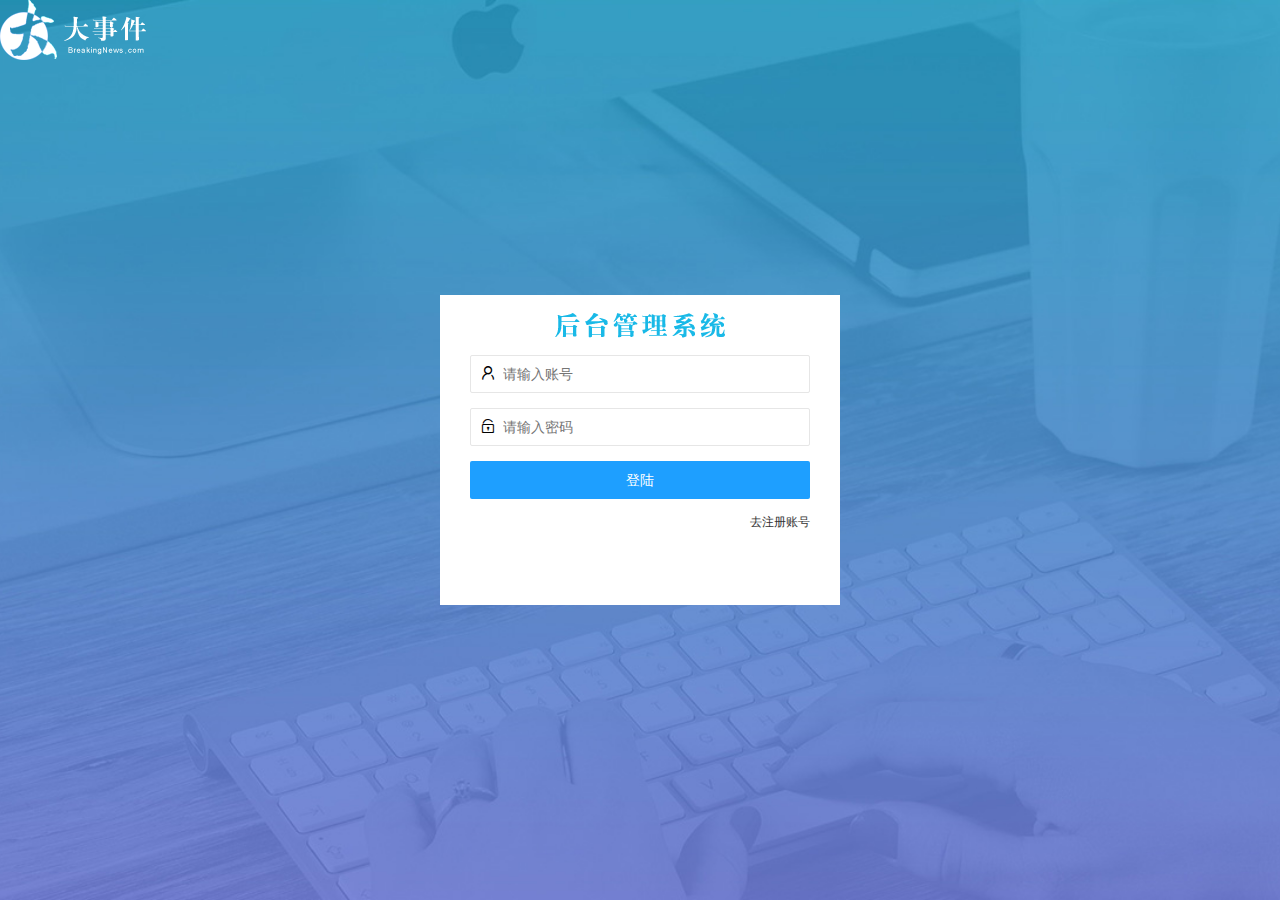
<file: login.html>
<!DOCTYPE html>
<html lang="en">

<head>
    <meta charset="UTF-8">
    <meta name="viewport" content="width=device-width, initial-scale=1.0">
    <title>Document</title>
    <link rel="stylesheet" href="/assets/lib/layui/css/layui.css">
    <link rel="stylesheet" href="/assets/css/login.css">
</head>
<div layui-main>
    <img src="/assets/images/logo.png" alt="" />
</div>
<div class="loginAndRegbox">
    <div class="title"></div>
    <div class="login_box">
        <form class="layui-form" id="form_login">
            <div class="layui-form-item">
                <i class="layui-icon layui-icon-username"></i>
                <input type="text" name="username" required lay-verify="required" placeholder="请输入账号" autocomplete="off" class="layui-input">
            </div>

            <div class="layui-form-item">
                <i class="layui-icon layui-icon-password"></i>
                <input type="password" name="password" required lay-verify="required|pwd" placeholder="请输入密码" autocomplete="off" class="layui-input">
            </div>

            <div class="layui-form-item">
                <button class="layui-btn layui-btn-fluid layui-btn-normal" lay-submit lay-filter="formDemo">登陆</button>
            </div>
            <div class="layui-form-item" id="links">
                <a href="javascript:;" id="links_reg">去注册账号</a>
            </div>
        </form>
    </div>
    <div class="reg_box">
        <form class="layui-form" id="form_reg">
            <div class="layui-form-item">
                <i class="layui-icon layui-icon-username"></i>
                <input type="text" name="username" required lay-verify="required" placeholder="请输入账号" autocomplete="off" class="layui-input">
            </div>

            <div class="layui-form-item">
                <i class="layui-icon layui-icon-password"></i>
                <input type="password" name="password" required lay-verify="required|pwd" placeholder="请输入密码" autocomplete="off" class="layui-input">
            </div>
            <div class="layui-form-item">
                <i class="layui-icon layui-icon-password"></i>
                <input type="password" name="repassword" required lay-verify="required|pwd|repwd" placeholder="请确认密码" autocomplete="off" class="layui-input">
            </div>
            <div class="layui-form-item">
                <button class="layui-btn layui-btn-fluid layui-btn-normal" lay-submit lay-filter="formDemo">立即注册</button>
            </div>
            <div class="layui-form-item" id="links">
                <a href="javascript:;" id="links_login">立即登陆</a>
            </div>
        </form>
    </div>
</div>

<body>
    <script src="/assets/lib/layui/layui.all.js"></script>
    <script src="/assets/lib/jquery.js"></script>
    <script src="/assets/js/basapi.js"></script>
    <script src="/assets/js/login.js"></script>
</body>


</html>
</file>
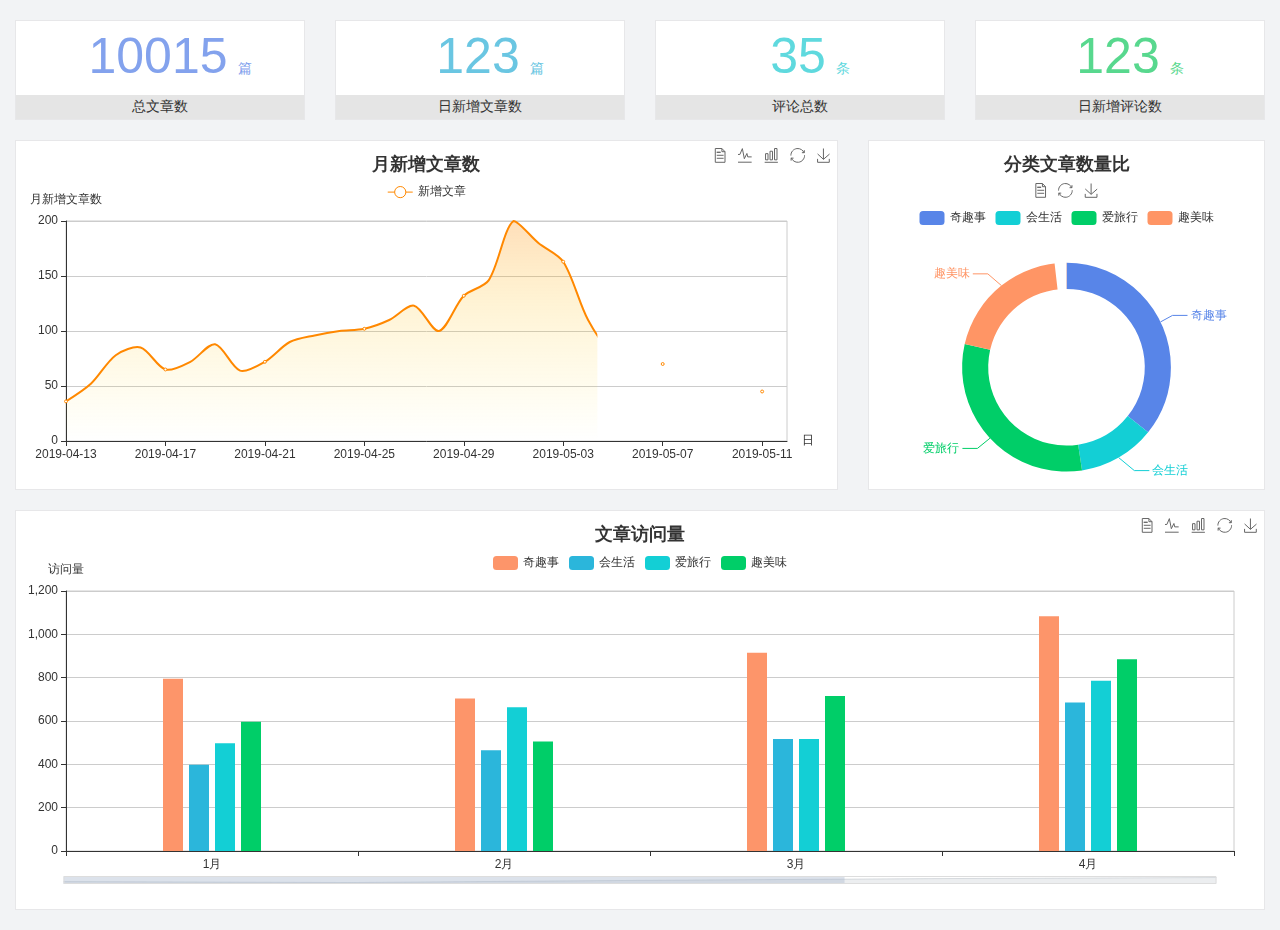
<file: home/dashboard.html>
<!DOCTYPE html>
<html lang="en">

<head>
  <meta charset="UTF-8">
  <meta name="viewport" content="width=device-width, initial-scale=1.0">
  <meta http-equiv="X-UA-Compatible" content="ie=edge">
  <title>图表统计</title>
  <link rel="stylesheet" href="../../assets/lib/bootstrap.css" />
  <link rel="stylesheet" href="../../assets/lib/main.css" />
  <script src="../../assets/lib/jquery.js"></script>
  <script type="text/javascript" src="../../assets/lib/echarts.min.js"></script>
</head>

<body>
  <div class="container-fluid">
    <div class="row spannel_list">
      <div class="col-sm-3 col-xs-6">
        <div class="spannel">
          <em>10015</em><span>篇</span>
          <b>总文章数</b>
        </div>
      </div>
      <div class="col-sm-3 col-xs-6">
        <div class="spannel scolor01">
          <em>123</em><span>篇</span>
          <b>日新增文章数</b>
        </div>
      </div>
      <div class="col-sm-3 col-xs-6">
        <div class="spannel scolor02">
          <em>35</em><span>条</span>
          <b>评论总数</b>
        </div>
      </div>
      <div class="col-sm-3 col-xs-6">
        <div class="spannel scolor03">
          <em>123</em><span>条</span>
          <b>日新增评论数</b>
        </div>
      </div>
    </div>
  </div>

  <div class="container-fluid">
    <div class="row curve-pie">
      <div class="col-lg-8 col-md-8">
        <div class="gragh_pannel" id="curve_show"></div>
      </div>
      <div class="col-lg-4 col-md-4">
        <div class="gragh_pannel" id="pie_show"></div>
      </div>
    </div>
  </div>

  <div class="container-fluid">
    <div class="column_pannel" id="column_show"></div>
  </div>

  <script>
    var oChart = echarts.init(document.getElementById('curve_show'));
    var aList_all = [
      { 'count': 36, 'date': '2019-04-13' },
      { 'count': 52, 'date': '2019-04-14' },
      { 'count': 78, 'date': '2019-04-15' },
      { 'count': 85, 'date': '2019-04-16' },
      { 'count': 65, 'date': '2019-04-17' },
      { 'count': 72, 'date': '2019-04-18' },
      { 'count': 88, 'date': '2019-04-19' },
      { 'count': 64, 'date': '2019-04-20' },
      { 'count': 72, 'date': '2019-04-21' },
      { 'count': 90, 'date': '2019-04-22' },
      { 'count': 96, 'date': '2019-04-23' },
      { 'count': 100, 'date': '2019-04-24' },
      { 'count': 102, 'date': '2019-04-25' },
      { 'count': 110, 'date': '2019-04-26' },
      { 'count': 123, 'date': '2019-04-27' },
      { 'count': 100, 'date': '2019-04-28' },
      { 'count': 132, 'date': '2019-04-29' },
      { 'count': 146, 'date': '2019-04-30' },
      { 'count': 200, 'date': '2019-05-01' },
      { 'count': 180, 'date': '2019-05-02' },
      { 'count': 163, 'date': '2019-05-03' },
      { 'count': 110, 'date': '2019-05-04' },
      { 'count': 80, 'date': '2019-05-05' },
      { 'count': 82, 'date': '2019-05-06' },
      { 'count': 70, 'date': '2019-05-07' },
      { 'count': 65, 'date': '2019-05-08' },
      { 'count': 54, 'date': '2019-05-09' },
      { 'count': 40, 'date': '2019-05-10' },
      { 'count': 45, 'date': '2019-05-11' },
      { 'count': 38, 'date': '2019-05-12' },
    ];

    let aCount = [];
    let aDate = [];

    for (var i = 0; i < aList_all.length; i++) {
      aCount.push(aList_all[i].count);
      aDate.push(aList_all[i].date);
    }

    var chartopt = {
      title: {
        text: '月新增文章数',
        left: 'center',
        top: '10'
      },
      tooltip: {
        trigger: 'axis'
      },
      legend: {
        data: ['新增文章'],
        top: '40'
      },
      toolbox: {
        show: true,
        feature: {
          mark: { show: true },
          dataView: { show: true, readOnly: false },
          magicType: { show: true, type: ['line', 'bar'] },
          restore: { show: true },
          saveAsImage: { show: true }
        }
      },
      calculable: true,
      xAxis: [
        {
          name: '日',
          type: 'category',
          boundaryGap: false,
          data: aDate
        }
      ],
      yAxis: [
        {
          name: '月新增文章数',
          type: 'value'
        }
      ],
      series: [
        {
          name: '新增文章',
          type: 'line',
          smooth: true,
          itemStyle: { normal: { areaStyle: { type: 'default' }, color: '#f80' }, lineStyle: { color: '#f80' } },
          data: aCount
        }],
      areaStyle: {
        normal: {
          color: new echarts.graphic.LinearGradient(0, 0, 0, 1, [{
            offset: 0,
            color: 'rgba(255,136,0,0.39)'
          }, {
            offset: .34,
            color: 'rgba(255,180,0,0.25)'
          }, {
            offset: 1,
            color: 'rgba(255,222,0,0.00)'
          }])

        }
      },
      grid: {
        show: true,
        x: 50,
        x2: 50,
        y: 80,
        height: 220
      }
    };

    oChart.setOption(chartopt);


    var oPie = echarts.init(document.getElementById('pie_show'));
    var oPieopt =
    {
      title: {
        top: 10,
        text: '分类文章数量比',
        x: 'center'
      },
      tooltip: {
        trigger: 'item',
        formatter: "{a} <br/>{b} : {c} ({d}%)"
      },
      color: ['#5885e8', '#13cfd5', '#00ce68', '#ff9565'],
      legend: {
        x: 'center',
        top: 65,
        data: ['奇趣事', '会生活', '爱旅行', '趣美味']
      },
      toolbox: {
        show: true,
        x: 'center',
        top: 35,
        feature: {
          mark: { show: true },
          dataView: { show: true, readOnly: false },
          magicType: {
            show: true,
            type: ['pie', 'funnel'],
            option: {
              funnel: {
                x: '25%',
                width: '50%',
                funnelAlign: 'left',
                max: 1548
              }
            }
          },
          restore: { show: true },
          saveAsImage: { show: true }
        }
      },
      calculable: true,
      series: [
        {
          name: '访问来源',
          type: 'pie',
          radius: ['45%', '60%'],
          center: ['50%', '65%'],
          data: [
            { value: 300, name: '奇趣事' },
            { value: 100, name: '会生活' },
            { value: 260, name: '爱旅行' },
            { value: 180, name: '趣美味' }
          ]
        }
      ]
    };
    oPie.setOption(oPieopt);



    var oColumn = this.echarts.init(document.getElementById('column_show'));
    var oColumnopt =
    {
      title: {
        text: '文章访问量',
        left: 'center',
        top: '10'
      },
      tooltip: {
        trigger: 'axis'
      },
      legend: {
        data: ['奇趣事', '会生活', '爱旅行', '趣美味'],
        top: '40'
      },
      toolbox: {
        show: true,
        feature: {
          mark: { show: true },
          dataView: { show: true, readOnly: false },
          magicType: { show: true, type: ['line', 'bar'] },
          restore: { show: true },
          saveAsImage: { show: true }
        }
      },
      calculable: true,
      xAxis: [
        {
          type: 'category',
          data: ['1月', '2月', '3月', '4月', '5月']
        }
      ],
      yAxis: [
        {
          name: '访问量',
          type: 'value'
        }
      ],
      series: [
        {
          name: '奇趣事',
          type: 'bar',
          barWidth: 20,
          itemStyle: {
            normal: { areaStyle: { type: 'default' }, color: '#fd956a' }
          },
          data: [800, 708, 920, 1090, 1200]
        },
        {
          name: '会生活',
          type: 'bar',
          barWidth: 20,
          itemStyle: {
            normal: { areaStyle: { type: 'default' }, color: '#2bb6db' }
          },
          data: [400, 468, 520, 690, 800]
        },
        {
          name: '爱旅行',
          type: 'bar',
          barWidth: 20,
          itemStyle: {
            normal: { areaStyle: { type: 'default' }, color: '#13cfd5' }
          },
          data: [500, 668, 520, 790, 900]
        },
        {
          name: '趣美味',
          type: 'bar',
          barWidth: 20,
          itemStyle: {
            normal: { areaStyle: { type: 'default' }, color: '#00ce68' }
          },
          data: [600, 508, 720, 890, 1000]
        }
      ],
      grid: {
        show: true,
        x: 50,
        x2: 30,
        y: 80,
        height: 260
      },
      dataZoom: [//给x轴设置滚动条
        {
          start: 0,//默认为0
          end: 100 - 1000 / 31,//默认为100
          type: 'slider',
          show: true,
          xAxisIndex: [0],
          handleSize: 0,//滑动条的 左右2个滑动条的大小
          height: 8,//组件高度
          left: 45, //左边的距离
          right: 50,//右边的距离
          bottom: 26,//右边的距离
          handleColor: '#ddd',//h滑动图标的颜色
          handleStyle: {
            borderColor: "#cacaca",
            borderWidth: "1",
            shadowBlur: 2,
            background: "#ddd",
            shadowColor: "#ddd",
          }
        }]
    };
    oColumn.setOption(oColumnopt);
  </script>
</body>

</html>
</file>
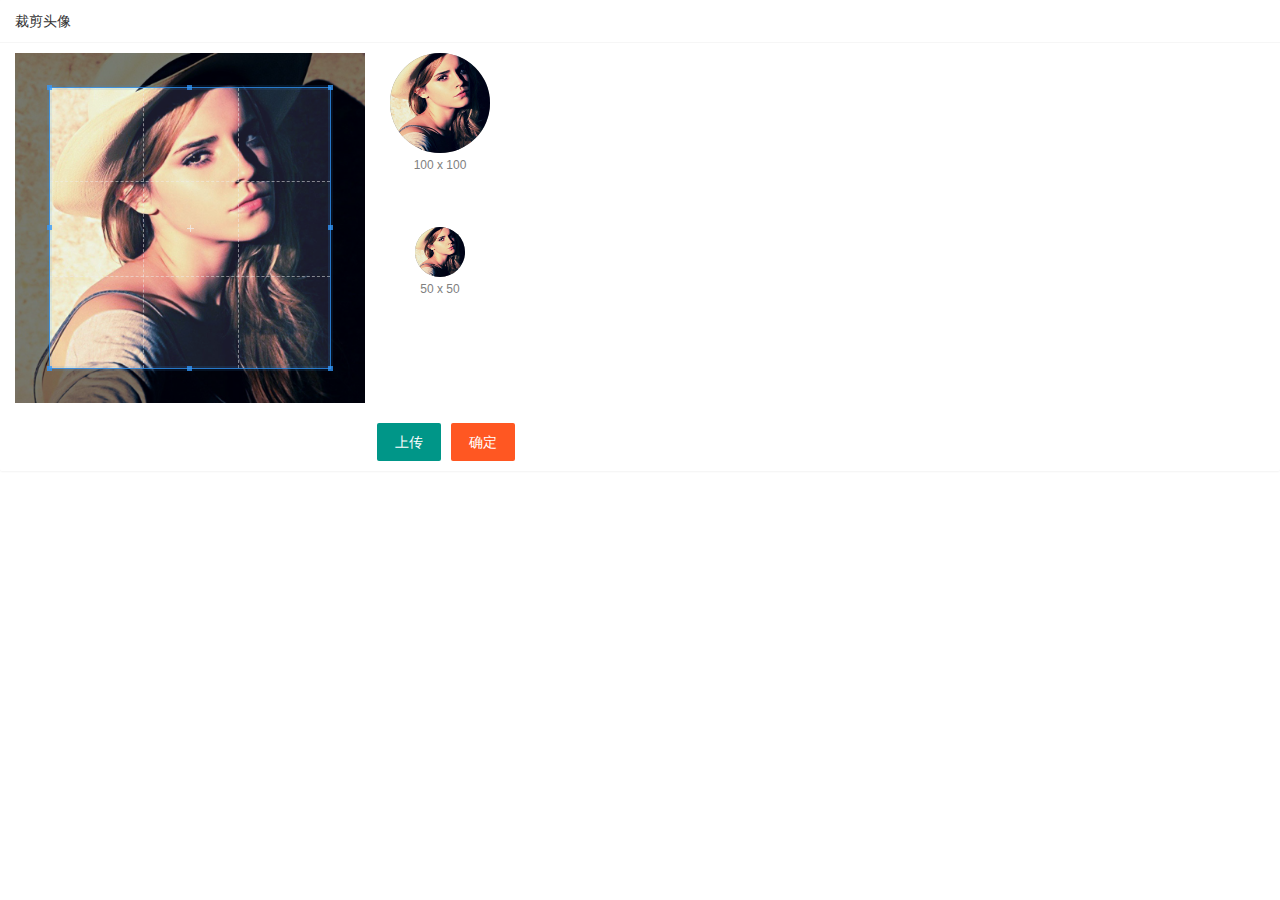
<file: user/user_avatar.html>
<!DOCTYPE html>
<html lang="en">

<head>
    <meta charset="UTF-8">
    <meta name="viewport" content="width=device-width, initial-scale=1.0">
    <title>更换头像</title>
    <link rel="stylesheet" href="/assets/lib/layui/css/layui.css">
    <link rel="stylesheet" href="/assets/lib/cropper/cropper.css" />
    <link rel="stylesheet" href="/assets/css/user/user_avatar.css">
</head>

<body>
    <div class="layui-card">
        <div class="layui-card-header">裁剪头像</div>
        <div class="layui-card-body">
            <!-- 第一行的图片裁剪和预览区域 -->
            <div class="row1">
                <!-- 图片裁剪区域 -->
                <div class="cropper-box">
                    <!-- 这个 img 标签很重要，将来会把它初始化为裁剪区域 -->
                    <img id="image" src="/assets/images/sample.jpg" />
                </div>
                <!-- 图片的预览区域 -->
                <div class="preview-box">
                    <div>
                        <!-- 宽高为 100px 的预览区域 -->
                        <div class="img-preview w100"></div>
                        <p class="size">100 x 100</p>
                    </div>
                    <div>
                        <!-- 宽高为 50px 的预览区域 -->
                        <div class="img-preview w50"></div>
                        <p class="size">50 x 50</p>
                    </div>
                </div>
            </div>

            <!-- 第二行的按钮区域 -->
            <div class="row2">
                <input type="file" id="file" accept="image/png,image/jpg">
                <button type="button" class="layui-btn" id="chooseImage">上传</button>
                <button type="button" class="layui-btn layui-btn-danger" id="btnUpload">确定</button>
            </div>
        </div>
    </div>


    <script src="/assets/lib/jquery.js"></script>
    <script src="/assets/lib/layui/layui.all.js"></script>
    <script src="/assets/js/basapi.js"></script>
    <script src="/assets/lib/cropper/Cropper.js"></script>
    <script src="/assets/lib/cropper/jquery-cropper.js"></script>
    <script src="/assets/js/user/user_avatar.js"></script>
</body>

</html>
</file>
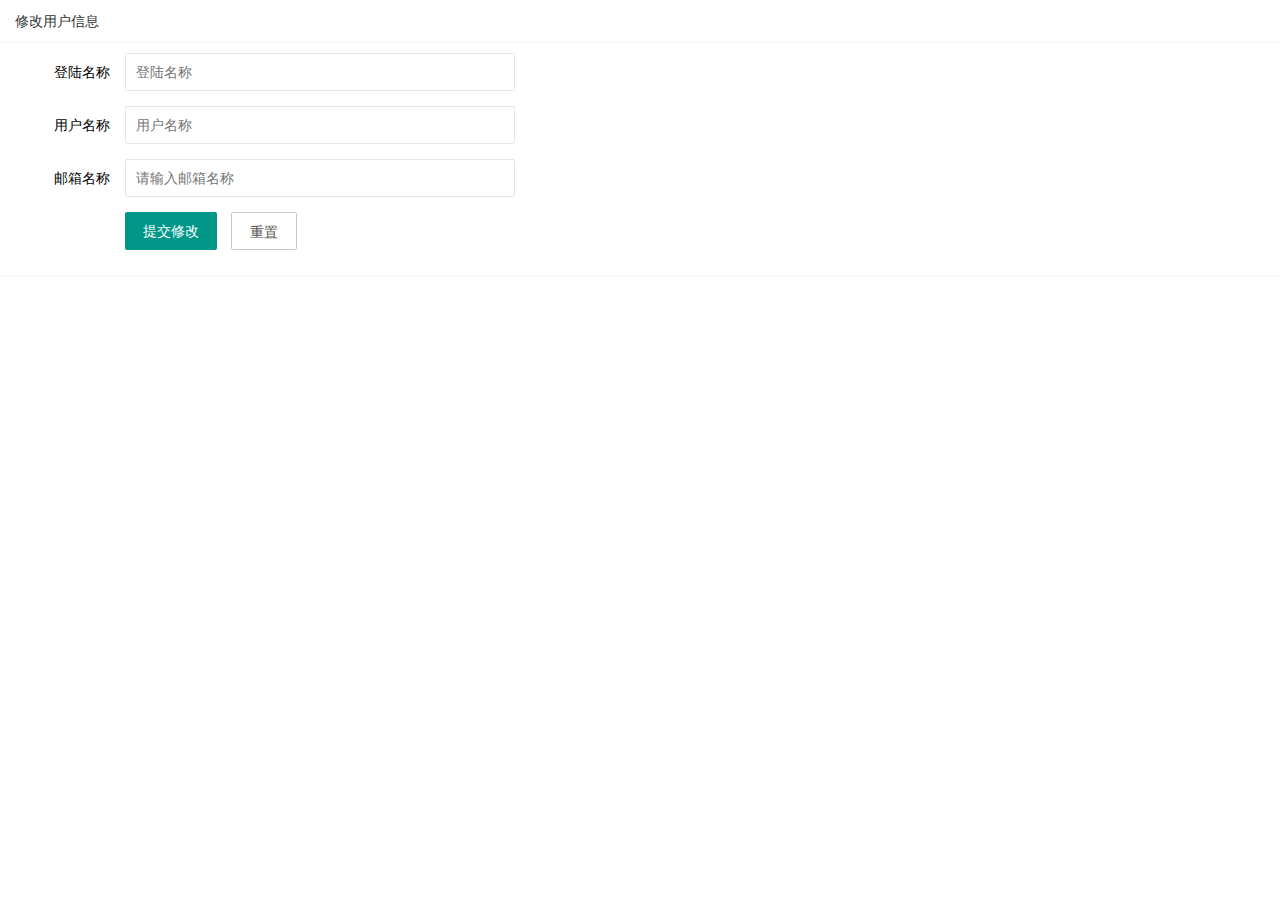
<file: user/user_info.html>
<!DOCTYPE html>
<html lang="en">

<head>
    <meta charset="UTF-8">
    <meta name="viewport" content="width=device-width, initial-scale=1.0">
    <title>个人资料</title>
    <link rel="stylesheet" href="/assets/lib/layui/css/layui.css">
    <link rel="stylesheet" href="/assets/css/user/user_info.css">
</head>

<body>
    <div class="layui-card">
        <div class="layui-card-header">修改用户信息</div>
        <div class="layui-card-body">
            <form class="layui-form" lay-filter="layui_form">
                <input type="hidden" name="id" id="idd">
                <div class="layui-form-item">
                    <label class="layui-form-label">登陆名称</label>
                    <div class="layui-input-block">
                        <input type="text" name="username" id="username" required lay-verify="required" placeholder="登陆名称" autocomplete="off" class="layui-input" readonly>
                    </div>
                </div>
                <div class="layui-form-item">
                    <label class="layui-form-label">用户名称</label>
                    <div class="layui-input-block">
                        <input type="text" name="nickname" id="nickname" required lay-verify="required|nickname" placeholder="用户名称" autocomplete="off" class="layui-input">
                    </div>
                </div>
                <div class="layui-form-item">
                    <label class="layui-form-label">邮箱名称</label>
                    <div class="layui-input-block">
                        <input type="email" name="email" id="email" required lay-verify="required|email" placeholder="请输入邮箱名称" autocomplete="off" class="layui-input">
                    </div>
                </div>
                <div class="layui-form-item">
                    <div class="layui-input-block">
                        <button class="layui-btn" lay-submit lay-filter="formDemo">提交修改</button>
                        <button type="reset" class="layui-btn layui-btn-primary" id="btnReset">重置</button>
                    </div>
                </div>
            </form>

        </div>
    </div>




    <!--  -->
    <script src="/assets/lib/jquery.js"></script>
    <script src="/assets/lib/layui/layui.all.js"></script>
    <script src="/assets/js/basapi.js"></script>
    <script src="/assets/js/user/user_info.js"></script>
</body>

</html>
</file>
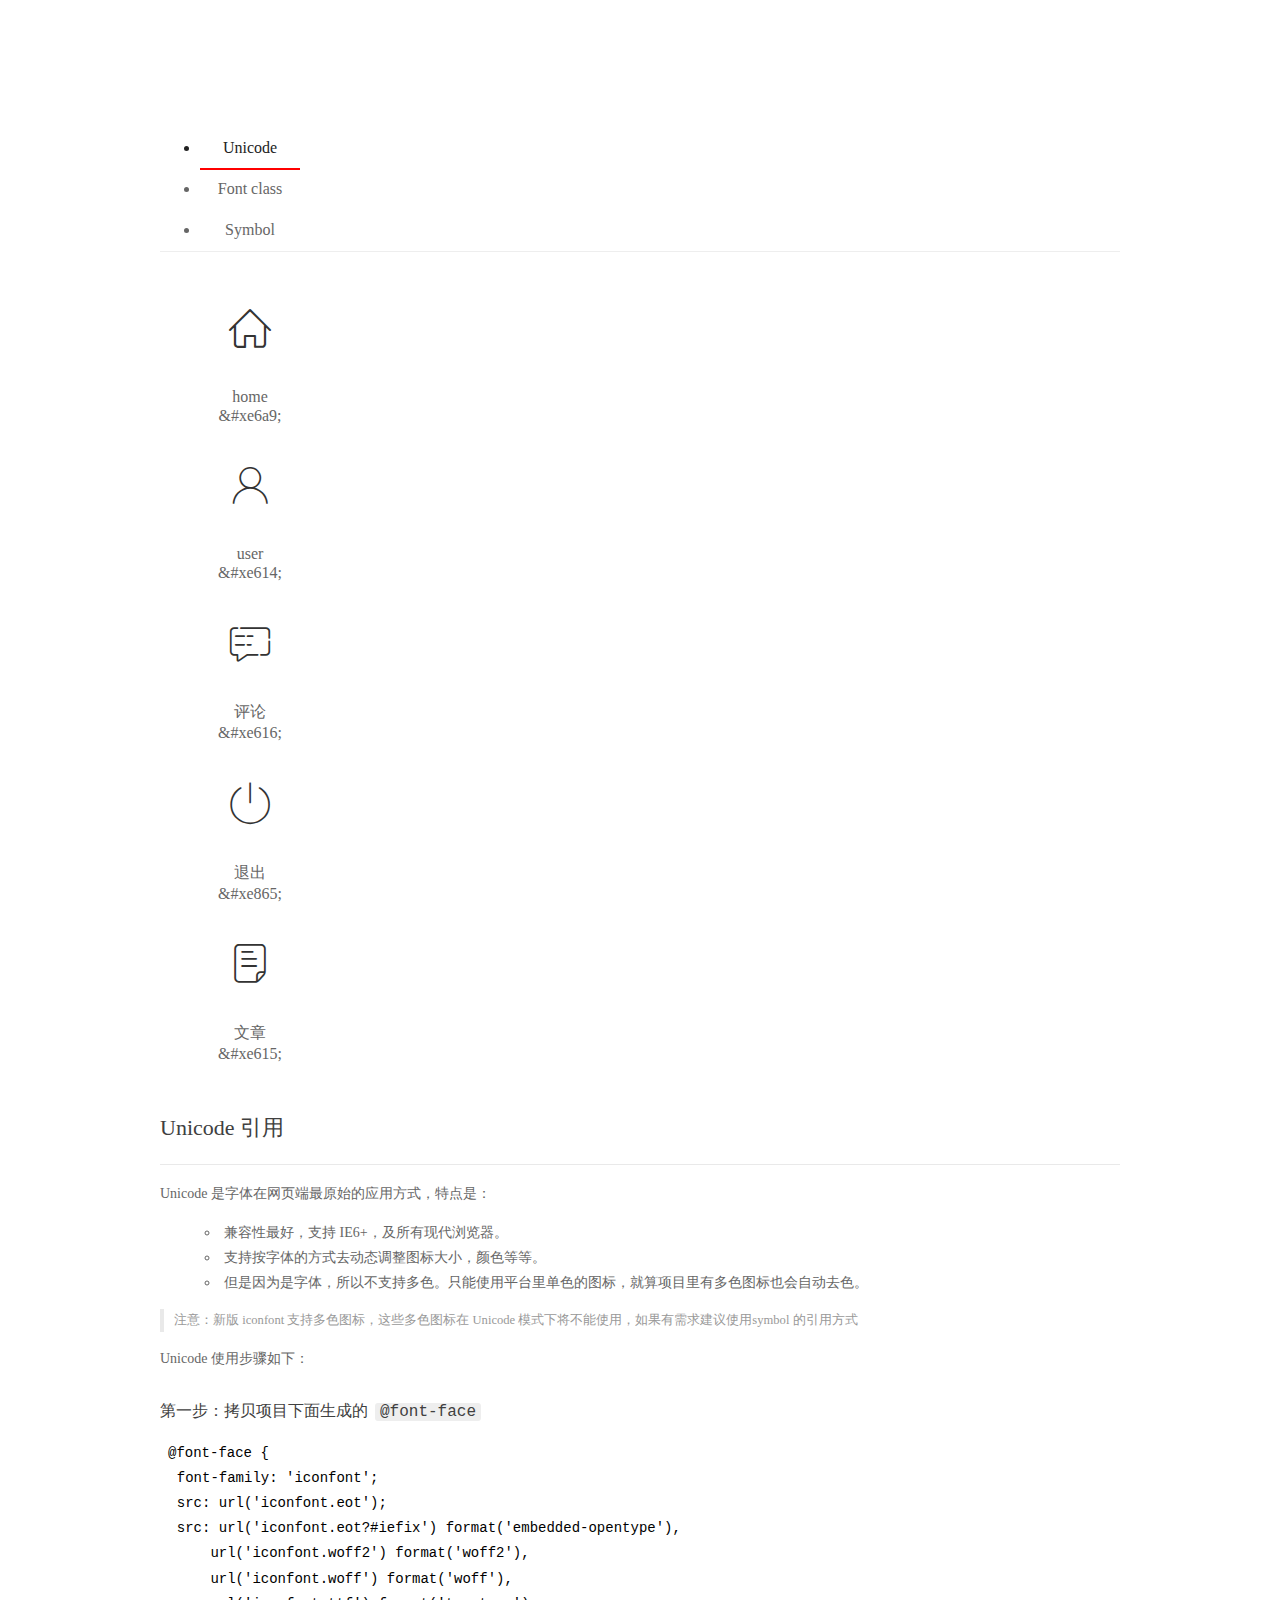
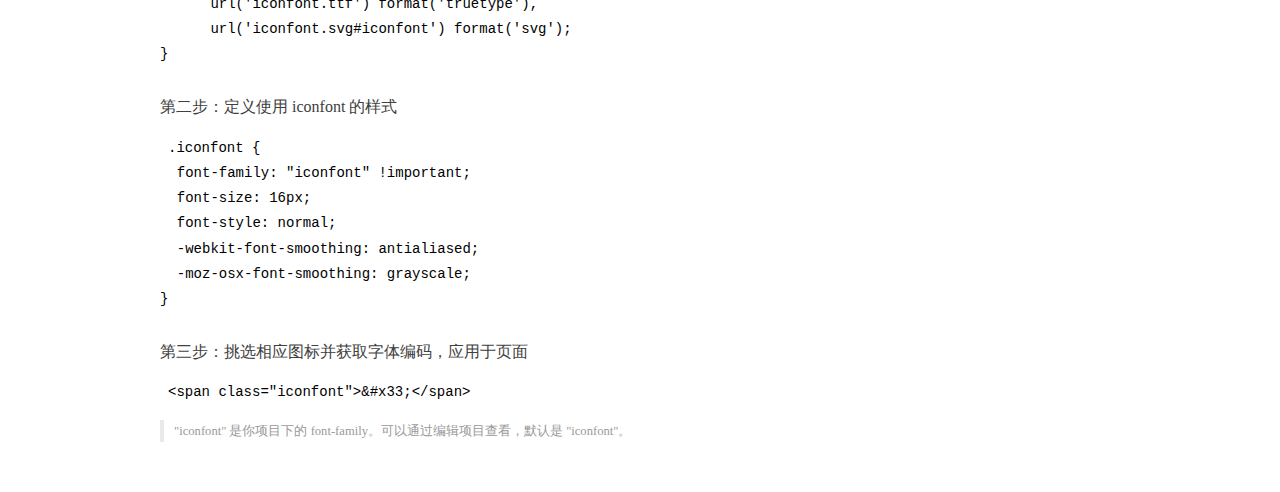
<file: assets/fonts/demo_index.html>
<!DOCTYPE html>
<html>
<head>
  <meta charset="utf-8"/>
  <title>IconFont Demo</title>
  <link rel="shortcut icon" href="https://gtms04.alicdn.com/tps/i4/TB1_oz6GVXXXXaFXpXXJDFnIXXX-64-64.ico" type="image/x-icon"/>
  <link rel="stylesheet" href="https://g.alicdn.com/thx/cube/1.3.2/cube.min.css">
  <link rel="stylesheet" href="demo.css">
  <link rel="stylesheet" href="iconfont.css">
  <script src="iconfont.js"></script>
  <!-- jQuery -->
  <script src="https://a1.alicdn.com/oss/uploads/2018/12/26/7bfddb60-08e8-11e9-9b04-53e73bb6408b.js"></script>
  <!-- 代码高亮 -->
  <script src="https://a1.alicdn.com/oss/uploads/2018/12/26/a3f714d0-08e6-11e9-8a15-ebf944d7534c.js"></script>
</head>
<body>
  <div class="main">
    <h1 class="logo"><a href="https://www.iconfont.cn/" title="iconfont 首页" target="_blank">&#xe86b;</a></h1>
    <div class="nav-tabs">
      <ul id="tabs" class="dib-box">
        <li class="dib active"><span>Unicode</span></li>
        <li class="dib"><span>Font class</span></li>
        <li class="dib"><span>Symbol</span></li>
      </ul>
      
    </div>
    <div class="tab-container">
      <div class="content unicode" style="display: block;">
          <ul class="icon_lists dib-box">
          
            <li class="dib">
              <span class="icon iconfont">&#xe6a9;</span>
                <div class="name">home</div>
                <div class="code-name">&amp;#xe6a9;</div>
              </li>
          
            <li class="dib">
              <span class="icon iconfont">&#xe614;</span>
                <div class="name">user</div>
                <div class="code-name">&amp;#xe614;</div>
              </li>
          
            <li class="dib">
              <span class="icon iconfont">&#xe616;</span>
                <div class="name">评论</div>
                <div class="code-name">&amp;#xe616;</div>
              </li>
          
            <li class="dib">
              <span class="icon iconfont">&#xe865;</span>
                <div class="name">退出</div>
                <div class="code-name">&amp;#xe865;</div>
              </li>
          
            <li class="dib">
              <span class="icon iconfont">&#xe615;</span>
                <div class="name">文章</div>
                <div class="code-name">&amp;#xe615;</div>
              </li>
          
          </ul>
          <div class="article markdown">
          <h2 id="unicode-">Unicode 引用</h2>
          <hr>

          <p>Unicode 是字体在网页端最原始的应用方式，特点是：</p>
          <ul>
            <li>兼容性最好，支持 IE6+，及所有现代浏览器。</li>
            <li>支持按字体的方式去动态调整图标大小，颜色等等。</li>
            <li>但是因为是字体，所以不支持多色。只能使用平台里单色的图标，就算项目里有多色图标也会自动去色。</li>
          </ul>
          <blockquote>
            <p>注意：新版 iconfont 支持多色图标，这些多色图标在 Unicode 模式下将不能使用，如果有需求建议使用symbol 的引用方式</p>
          </blockquote>
          <p>Unicode 使用步骤如下：</p>
          <h3 id="-font-face">第一步：拷贝项目下面生成的 <code>@font-face</code></h3>
<pre><code class="language-css"
>@font-face {
  font-family: 'iconfont';
  src: url('iconfont.eot');
  src: url('iconfont.eot?#iefix') format('embedded-opentype'),
      url('iconfont.woff2') format('woff2'),
      url('iconfont.woff') format('woff'),
      url('iconfont.ttf') format('truetype'),
      url('iconfont.svg#iconfont') format('svg');
}
</code></pre>
          <h3 id="-iconfont-">第二步：定义使用 iconfont 的样式</h3>
<pre><code class="language-css"
>.iconfont {
  font-family: "iconfont" !important;
  font-size: 16px;
  font-style: normal;
  -webkit-font-smoothing: antialiased;
  -moz-osx-font-smoothing: grayscale;
}
</code></pre>
          <h3 id="-">第三步：挑选相应图标并获取字体编码，应用于页面</h3>
<pre>
<code class="language-html"
>&lt;span class="iconfont"&gt;&amp;#x33;&lt;/span&gt;
</code></pre>
          <blockquote>
            <p>"iconfont" 是你项目下的 font-family。可以通过编辑项目查看，默认是 "iconfont"。</p>
          </blockquote>
          </div>
      </div>
      <div class="content font-class">
        <ul class="icon_lists dib-box">
          
          <li class="dib">
            <span class="icon iconfont icon-home"></span>
            <div class="name">
              home
            </div>
            <div class="code-name">.icon-home
            </div>
          </li>
          
          <li class="dib">
            <span class="icon iconfont icon-user"></span>
            <div class="name">
              user
            </div>
            <div class="code-name">.icon-user
            </div>
          </li>
          
          <li class="dib">
            <span class="icon iconfont icon-pinglun"></span>
            <div class="name">
              评论
            </div>
            <div class="code-name">.icon-pinglun
            </div>
          </li>
          
          <li class="dib">
            <span class="icon iconfont icon-tuichu"></span>
            <div class="name">
              退出
            </div>
            <div class="code-name">.icon-tuichu
            </div>
          </li>
          
          <li class="dib">
            <span class="icon iconfont icon-16"></span>
            <div class="name">
              文章
            </div>
            <div class="code-name">.icon-16
            </div>
          </li>
          
        </ul>
        <div class="article markdown">
        <h2 id="font-class-">font-class 引用</h2>
        <hr>

        <p>font-class 是 Unicode 使用方式的一种变种，主要是解决 Unicode 书写不直观，语意不明确的问题。</p>
        <p>与 Unicode 使用方式相比，具有如下特点：</p>
        <ul>
          <li>兼容性良好，支持 IE8+，及所有现代浏览器。</li>
          <li>相比于 Unicode 语意明确，书写更直观。可以很容易分辨这个 icon 是什么。</li>
          <li>因为使用 class 来定义图标，所以当要替换图标时，只需要修改 class 里面的 Unicode 引用。</li>
          <li>不过因为本质上还是使用的字体，所以多色图标还是不支持的。</li>
        </ul>
        <p>使用步骤如下：</p>
        <h3 id="-fontclass-">第一步：引入项目下面生成的 fontclass 代码：</h3>
<pre><code class="language-html">&lt;link rel="stylesheet" href="./iconfont.css"&gt;
</code></pre>
        <h3 id="-">第二步：挑选相应图标并获取类名，应用于页面：</h3>
<pre><code class="language-html">&lt;span class="iconfont icon-xxx"&gt;&lt;/span&gt;
</code></pre>
        <blockquote>
          <p>"
            iconfont" 是你项目下的 font-family。可以通过编辑项目查看，默认是 "iconfont"。</p>
        </blockquote>
      </div>
      </div>
      <div class="content symbol">
          <ul class="icon_lists dib-box">
          
            <li class="dib">
                <svg class="icon svg-icon" aria-hidden="true">
                  <use xlink:href="#icon-home"></use>
                </svg>
                <div class="name">home</div>
                <div class="code-name">#icon-home</div>
            </li>
          
            <li class="dib">
                <svg class="icon svg-icon" aria-hidden="true">
                  <use xlink:href="#icon-user"></use>
                </svg>
                <div class="name">user</div>
                <div class="code-name">#icon-user</div>
            </li>
          
            <li class="dib">
                <svg class="icon svg-icon" aria-hidden="true">
                  <use xlink:href="#icon-pinglun"></use>
                </svg>
                <div class="name">评论</div>
                <div class="code-name">#icon-pinglun</div>
            </li>
          
            <li class="dib">
                <svg class="icon svg-icon" aria-hidden="true">
                  <use xlink:href="#icon-tuichu"></use>
                </svg>
                <div class="name">退出</div>
                <div class="code-name">#icon-tuichu</div>
            </li>
          
            <li class="dib">
                <svg class="icon svg-icon" aria-hidden="true">
                  <use xlink:href="#icon-16"></use>
                </svg>
                <div class="name">文章</div>
                <div class="code-name">#icon-16</div>
            </li>
          
          </ul>
          <div class="article markdown">
          <h2 id="symbol-">Symbol 引用</h2>
          <hr>

          <p>这是一种全新的使用方式，应该说这才是未来的主流，也是平台目前推荐的用法。相关介绍可以参考这篇<a href="">文章</a>
            这种用法其实是做了一个 SVG 的集合，与另外两种相比具有如下特点：</p>
          <ul>
            <li>支持多色图标了，不再受单色限制。</li>
            <li>通过一些技巧，支持像字体那样，通过 <code>font-size</code>, <code>color</code> 来调整样式。</li>
            <li>兼容性较差，支持 IE9+，及现代浏览器。</li>
            <li>浏览器渲染 SVG 的性能一般，还不如 png。</li>
          </ul>
          <p>使用步骤如下：</p>
          <h3 id="-symbol-">第一步：引入项目下面生成的 symbol 代码：</h3>
<pre><code class="language-html">&lt;script src="./iconfont.js"&gt;&lt;/script&gt;
</code></pre>
          <h3 id="-css-">第二步：加入通用 CSS 代码（引入一次就行）：</h3>
<pre><code class="language-html">&lt;style&gt;
.icon {
  width: 1em;
  height: 1em;
  vertical-align: -0.15em;
  fill: currentColor;
  overflow: hidden;
}
&lt;/style&gt;
</code></pre>
          <h3 id="-">第三步：挑选相应图标并获取类名，应用于页面：</h3>
<pre><code class="language-html">&lt;svg class="icon" aria-hidden="true"&gt;
  &lt;use xlink:href="#icon-xxx"&gt;&lt;/use&gt;
&lt;/svg&gt;
</code></pre>
          </div>
      </div>

    </div>
  </div>
  <script>
  $(document).ready(function () {
      $('.tab-container .content:first').show()

      $('#tabs li').click(function (e) {
        var tabContent = $('.tab-container .content')
        var index = $(this).index()

        if ($(this).hasClass('active')) {
          return
        } else {
          $('#tabs li').removeClass('active')
          $(this).addClass('active')

          tabContent.hide().eq(index).fadeIn()
        }
      })
    })
  </script>
</body>
</html>
</file>
<file: assets/lib/layui/css/layui.css>
/** layui-v2.5.5 MIT License By https://www.layui.com */
 .layui-inline,img{display:inline-block;vertical-align:middle}h1,h2,h3,h4,h5,h6{font-weight:400}.layui-edge,.layui-header,.layui-inline,.layui-main{position:relative}.layui-body,.layui-edge,.layui-elip{overflow:hidden}.layui-btn,.layui-edge,.layui-inline,img{vertical-align:middle}.layui-btn,.layui-disabled,.layui-icon,.layui-unselect{-moz-user-select:none;-webkit-user-select:none;-ms-user-select:none}.layui-elip,.layui-form-checkbox span,.layui-form-pane .layui-form-label{text-overflow:ellipsis;white-space:nowrap}.layui-breadcrumb,.layui-tree-btnGroup{visibility:hidden}blockquote,body,button,dd,div,dl,dt,form,h1,h2,h3,h4,h5,h6,input,li,ol,p,pre,td,textarea,th,ul{margin:0;padding:0;-webkit-tap-highlight-color:rgba(0,0,0,0)}a:active,a:hover{outline:0}img{border:none}li{list-style:none}table{border-collapse:collapse;border-spacing:0}h4,h5,h6{font-size:100%}button,input,optgroup,option,select,textarea{font-family:inherit;font-size:inherit;font-style:inherit;font-weight:inherit;outline:0}pre{white-space:pre-wrap;white-space:-moz-pre-wrap;white-space:-pre-wrap;white-space:-o-pre-wrap;word-wrap:break-word}body{line-height:24px;font:14px Helvetica Neue,Helvetica,PingFang SC,Tahoma,Arial,sans-serif}hr{height:1px;margin:10px 0;border:0;clear:both}a{color:#333;text-decoration:none}a:hover{color:#777}a cite{font-style:normal;*cursor:pointer}.layui-border-box,.layui-border-box *{box-sizing:border-box}.layui-box,.layui-box *{box-sizing:content-box}.layui-clear{clear:both;*zoom:1}.layui-clear:after{content:'\20';clear:both;*zoom:1;display:block;height:0}.layui-inline{*display:inline;*zoom:1}.layui-edge{display:inline-block;width:0;height:0;border-width:6px;border-style:dashed;border-color:transparent}.layui-edge-top{top:-4px;border-bottom-color:#999;border-bottom-style:solid}.layui-edge-right{border-left-color:#999;border-left-style:solid}.layui-edge-bottom{top:2px;border-top-color:#999;border-top-style:solid}.layui-edge-left{border-right-color:#999;border-right-style:solid}.layui-disabled,.layui-disabled:hover{color:#d2d2d2!important;cursor:not-allowed!important}.layui-circle{border-radius:100%}.layui-show{display:block!important}.layui-hide{display:none!important}@font-face{font-family:layui-icon;src:url(../font/iconfont.eot?v=250);src:url(../font/iconfont.eot?v=250#iefix) format('embedded-opentype'),url(../font/iconfont.woff2?v=250) format('woff2'),url(../font/iconfont.woff?v=250) format('woff'),url(../font/iconfont.ttf?v=250) format('truetype'),url(../font/iconfont.svg?v=250#layui-icon) format('svg')}.layui-icon{font-family:layui-icon!important;font-size:16px;font-style:normal;-webkit-font-smoothing:antialiased;-moz-osx-font-smoothing:grayscale}.layui-icon-reply-fill:before{content:"\e611"}.layui-icon-set-fill:before{content:"\e614"}.layui-icon-menu-fill:before{content:"\e60f"}.layui-icon-search:before{content:"\e615"}.layui-icon-share:before{content:"\e641"}.layui-icon-set-sm:before{content:"\e620"}.layui-icon-engine:before{content:"\e628"}.layui-icon-close:before{content:"\1006"}.layui-icon-close-fill:before{content:"\1007"}.layui-icon-chart-screen:before{content:"\e629"}.layui-icon-star:before{content:"\e600"}.layui-icon-circle-dot:before{content:"\e617"}.layui-icon-chat:before{content:"\e606"}.layui-icon-release:before{content:"\e609"}.layui-icon-list:before{content:"\e60a"}.layui-icon-chart:before{content:"\e62c"}.layui-icon-ok-circle:before{content:"\1005"}.layui-icon-layim-theme:before{content:"\e61b"}.layui-icon-table:before{content:"\e62d"}.layui-icon-right:before{content:"\e602"}.layui-icon-left:before{content:"\e603"}.layui-icon-cart-simple:before{content:"\e698"}.layui-icon-face-cry:before{content:"\e69c"}.layui-icon-face-smile:before{content:"\e6af"}.layui-icon-survey:before{content:"\e6b2"}.layui-icon-tree:before{content:"\e62e"}.layui-icon-upload-circle:before{content:"\e62f"}.layui-icon-add-circle:before{content:"\e61f"}.layui-icon-download-circle:before{content:"\e601"}.layui-icon-templeate-1:before{content:"\e630"}.layui-icon-util:before{content:"\e631"}.layui-icon-face-surprised:before{content:"\e664"}.layui-icon-edit:before{content:"\e642"}.layui-icon-speaker:before{content:"\e645"}.layui-icon-down:before{content:"\e61a"}.layui-icon-file:before{content:"\e621"}.layui-icon-layouts:before{content:"\e632"}.layui-icon-rate-half:before{content:"\e6c9"}.layui-icon-add-circle-fine:before{content:"\e608"}.layui-icon-prev-circle:before{content:"\e633"}.layui-icon-read:before{content:"\e705"}.layui-icon-404:before{content:"\e61c"}.layui-icon-carousel:before{content:"\e634"}.layui-icon-help:before{content:"\e607"}.layui-icon-code-circle:before{content:"\e635"}.layui-icon-water:before{content:"\e636"}.layui-icon-username:before{content:"\e66f"}.layui-icon-find-fill:before{content:"\e670"}.layui-icon-about:before{content:"\e60b"}.layui-icon-location:before{content:"\e715"}.layui-icon-up:before{content:"\e619"}.layui-icon-pause:before{content:"\e651"}.layui-icon-date:before{content:"\e637"}.layui-icon-layim-uploadfile:before{content:"\e61d"}.layui-icon-delete:before{content:"\e640"}.layui-icon-play:before{content:"\e652"}.layui-icon-top:before{content:"\e604"}.layui-icon-friends:before{content:"\e612"}.layui-icon-refresh-3:before{content:"\e9aa"}.layui-icon-ok:before{content:"\e605"}.layui-icon-layer:before{content:"\e638"}.layui-icon-face-smile-fine:before{content:"\e60c"}.layui-icon-dollar:before{content:"\e659"}.layui-icon-group:before{content:"\e613"}.layui-icon-layim-download:before{content:"\e61e"}.layui-icon-picture-fine:before{content:"\e60d"}.layui-icon-link:before{content:"\e64c"}.layui-icon-diamond:before{content:"\e735"}.layui-icon-log:before{content:"\e60e"}.layui-icon-rate-solid:before{content:"\e67a"}.layui-icon-fonts-del:before{content:"\e64f"}.layui-icon-unlink:before{content:"\e64d"}.layui-icon-fonts-clear:before{content:"\e639"}.layui-icon-triangle-r:before{content:"\e623"}.layui-icon-circle:before{content:"\e63f"}.layui-icon-radio:before{content:"\e643"}.layui-icon-align-center:before{content:"\e647"}.layui-icon-align-right:before{content:"\e648"}.layui-icon-align-left:before{content:"\e649"}.layui-icon-loading-1:before{content:"\e63e"}.layui-icon-return:before{content:"\e65c"}.layui-icon-fonts-strong:before{content:"\e62b"}.layui-icon-upload:before{content:"\e67c"}.layui-icon-dialogue:before{content:"\e63a"}.layui-icon-video:before{content:"\e6ed"}.layui-icon-headset:before{content:"\e6fc"}.layui-icon-cellphone-fine:before{content:"\e63b"}.layui-icon-add-1:before{content:"\e654"}.layui-icon-face-smile-b:before{content:"\e650"}.layui-icon-fonts-html:before{content:"\e64b"}.layui-icon-form:before{content:"\e63c"}.layui-icon-cart:before{content:"\e657"}.layui-icon-camera-fill:before{content:"\e65d"}.layui-icon-tabs:before{content:"\e62a"}.layui-icon-fonts-code:before{content:"\e64e"}.layui-icon-fire:before{content:"\e756"}.layui-icon-set:before{content:"\e716"}.layui-icon-fonts-u:before{content:"\e646"}.layui-icon-triangle-d:before{content:"\e625"}.layui-icon-tips:before{content:"\e702"}.layui-icon-picture:before{content:"\e64a"}.layui-icon-more-vertical:before{content:"\e671"}.layui-icon-flag:before{content:"\e66c"}.layui-icon-loading:before{content:"\e63d"}.layui-icon-fonts-i:before{content:"\e644"}.layui-icon-refresh-1:before{content:"\e666"}.layui-icon-rmb:before{content:"\e65e"}.layui-icon-home:before{content:"\e68e"}.layui-icon-user:before{content:"\e770"}.layui-icon-notice:before{content:"\e667"}.layui-icon-login-weibo:before{content:"\e675"}.layui-icon-voice:before{content:"\e688"}.layui-icon-upload-drag:before{content:"\e681"}.layui-icon-login-qq:before{content:"\e676"}.layui-icon-snowflake:before{content:"\e6b1"}.layui-icon-file-b:before{content:"\e655"}.layui-icon-template:before{content:"\e663"}.layui-icon-auz:before{content:"\e672"}.layui-icon-console:before{content:"\e665"}.layui-icon-app:before{content:"\e653"}.layui-icon-prev:before{content:"\e65a"}.layui-icon-website:before{content:"\e7ae"}.layui-icon-next:before{content:"\e65b"}.layui-icon-component:before{content:"\e857"}.layui-icon-more:before{content:"\e65f"}.layui-icon-login-wechat:before{content:"\e677"}.layui-icon-shrink-right:before{content:"\e668"}.layui-icon-spread-left:before{content:"\e66b"}.layui-icon-camera:before{content:"\e660"}.layui-icon-note:before{content:"\e66e"}.layui-icon-refresh:before{content:"\e669"}.layui-icon-female:before{content:"\e661"}.layui-icon-male:before{content:"\e662"}.layui-icon-password:before{content:"\e673"}.layui-icon-senior:before{content:"\e674"}.layui-icon-theme:before{content:"\e66a"}.layui-icon-tread:before{content:"\e6c5"}.layui-icon-praise:before{content:"\e6c6"}.layui-icon-star-fill:before{content:"\e658"}.layui-icon-rate:before{content:"\e67b"}.layui-icon-template-1:before{content:"\e656"}.layui-icon-vercode:before{content:"\e679"}.layui-icon-cellphone:before{content:"\e678"}.layui-icon-screen-full:before{content:"\e622"}.layui-icon-screen-restore:before{content:"\e758"}.layui-icon-cols:before{content:"\e610"}.layui-icon-export:before{content:"\e67d"}.layui-icon-print:before{content:"\e66d"}.layui-icon-slider:before{content:"\e714"}.layui-icon-addition:before{content:"\e624"}.layui-icon-subtraction:before{content:"\e67e"}.layui-icon-service:before{content:"\e626"}.layui-icon-transfer:before{content:"\e691"}.layui-main{width:1140px;margin:0 auto}.layui-header{z-index:1000;height:60px}.layui-header a:hover{transition:all .5s;-webkit-transition:all .5s}.layui-side{position:fixed;left:0;top:0;bottom:0;z-index:999;width:200px;overflow-x:hidden}.layui-side-scroll{position:relative;width:220px;height:100%;overflow-x:hidden}.layui-body{position:absolute;left:200px;right:0;top:0;bottom:0;z-index:998;width:auto;overflow-y:auto;box-sizing:border-box}.layui-layout-body{overflow:hidden}.layui-layout-admin .layui-header{background-color:#23262E}.layui-layout-admin .layui-side{top:60px;width:200px;overflow-x:hidden}.layui-layout-admin .layui-body{position:fixed;top:60px;bottom:44px}.layui-layout-admin .layui-main{width:auto;margin:0 15px}.layui-layout-admin .layui-footer{position:fixed;left:200px;right:0;bottom:0;height:44px;line-height:44px;padding:0 15px;background-color:#eee}.layui-layout-admin .layui-logo{position:absolute;left:0;top:0;width:200px;height:100%;line-height:60px;text-align:center;color:#009688;font-size:16px}.layui-layout-admin .layui-header .layui-nav{background:0 0}.layui-layout-left{position:absolute!important;left:200px;top:0}.layui-layout-right{position:absolute!important;right:0;top:0}.layui-container{position:relative;margin:0 auto;padding:0 15px;box-sizing:border-box}.layui-fluid{position:relative;margin:0 auto;padding:0 15px}.layui-row:after,.layui-row:before{content:'';display:block;clear:both}.layui-col-lg1,.layui-col-lg10,.layui-col-lg11,.layui-col-lg12,.layui-col-lg2,.layui-col-lg3,.layui-col-lg4,.layui-col-lg5,.layui-col-lg6,.layui-col-lg7,.layui-col-lg8,.layui-col-lg9,.layui-col-md1,.layui-col-md10,.layui-col-md11,.layui-col-md12,.layui-col-md2,.layui-col-md3,.layui-col-md4,.layui-col-md5,.layui-col-md6,.layui-col-md7,.layui-col-md8,.layui-col-md9,.layui-col-sm1,.layui-col-sm10,.layui-col-sm11,.layui-col-sm12,.layui-col-sm2,.layui-col-sm3,.layui-col-sm4,.layui-col-sm5,.layui-col-sm6,.layui-col-sm7,.layui-col-sm8,.layui-col-sm9,.layui-col-xs1,.layui-col-xs10,.layui-col-xs11,.layui-col-xs12,.layui-col-xs2,.layui-col-xs3,.layui-col-xs4,.layui-col-xs5,.layui-col-xs6,.layui-col-xs7,.layui-col-xs8,.layui-col-xs9{position:relative;display:block;box-sizing:border-box}.layui-col-xs1,.layui-col-xs10,.layui-col-xs11,.layui-col-xs12,.layui-col-xs2,.layui-col-xs3,.layui-col-xs4,.layui-col-xs5,.layui-col-xs6,.layui-col-xs7,.layui-col-xs8,.layui-col-xs9{float:left}.layui-col-xs1{width:8.33333333%}.layui-col-xs2{width:16.66666667%}.layui-col-xs3{width:25%}.layui-col-xs4{width:33.33333333%}.layui-col-xs5{width:41.66666667%}.layui-col-xs6{width:50%}.layui-col-xs7{width:58.33333333%}.layui-col-xs8{width:66.66666667%}.layui-col-xs9{width:75%}.layui-col-xs10{width:83.33333333%}.layui-col-xs11{width:91.66666667%}.layui-col-xs12{width:100%}.layui-col-xs-offset1{margin-left:8.33333333%}.layui-col-xs-offset2{margin-left:16.66666667%}.layui-col-xs-offset3{margin-left:25%}.layui-col-xs-offset4{margin-left:33.33333333%}.layui-col-xs-offset5{margin-left:41.66666667%}.layui-col-xs-offset6{margin-left:50%}.layui-col-xs-offset7{margin-left:58.33333333%}.layui-col-xs-offset8{margin-left:66.66666667%}.layui-col-xs-offset9{margin-left:75%}.layui-col-xs-offset10{margin-left:83.33333333%}.layui-col-xs-offset11{margin-left:91.66666667%}.layui-col-xs-offset12{margin-left:100%}@media screen and (max-width:768px){.layui-hide-xs{display:none!important}.layui-show-xs-block{display:block!important}.layui-show-xs-inline{display:inline!important}.layui-show-xs-inline-block{display:inline-block!important}}@media screen and (min-width:768px){.layui-container{width:750px}.layui-hide-sm{display:none!important}.layui-show-sm-block{display:block!important}.layui-show-sm-inline{display:inline!important}.layui-show-sm-inline-block{display:inline-block!important}.layui-col-sm1,.layui-col-sm10,.layui-col-sm11,.layui-col-sm12,.layui-col-sm2,.layui-col-sm3,.layui-col-sm4,.layui-col-sm5,.layui-col-sm6,.layui-col-sm7,.layui-col-sm8,.layui-col-sm9{float:left}.layui-col-sm1{width:8.33333333%}.layui-col-sm2{width:16.66666667%}.layui-col-sm3{width:25%}.layui-col-sm4{width:33.33333333%}.layui-col-sm5{width:41.66666667%}.layui-col-sm6{width:50%}.layui-col-sm7{width:58.33333333%}.layui-col-sm8{width:66.66666667%}.layui-col-sm9{width:75%}.layui-col-sm10{width:83.33333333%}.layui-col-sm11{width:91.66666667%}.layui-col-sm12{width:100%}.layui-col-sm-offset1{margin-left:8.33333333%}.layui-col-sm-offset2{margin-left:16.66666667%}.layui-col-sm-offset3{margin-left:25%}.layui-col-sm-offset4{margin-left:33.33333333%}.layui-col-sm-offset5{margin-left:41.66666667%}.layui-col-sm-offset6{margin-left:50%}.layui-col-sm-offset7{margin-left:58.33333333%}.layui-col-sm-offset8{margin-left:66.66666667%}.layui-col-sm-offset9{margin-left:75%}.layui-col-sm-offset10{margin-left:83.33333333%}.layui-col-sm-offset11{margin-left:91.66666667%}.layui-col-sm-offset12{margin-left:100%}}@media screen and (min-width:992px){.layui-container{width:970px}.layui-hide-md{display:none!important}.layui-show-md-block{display:block!important}.layui-show-md-inline{display:inline!important}.layui-show-md-inline-block{display:inline-block!important}.layui-col-md1,.layui-col-md10,.layui-col-md11,.layui-col-md12,.layui-col-md2,.layui-col-md3,.layui-col-md4,.layui-col-md5,.layui-col-md6,.layui-col-md7,.layui-col-md8,.layui-col-md9{float:left}.layui-col-md1{width:8.33333333%}.layui-col-md2{width:16.66666667%}.layui-col-md3{width:25%}.layui-col-md4{width:33.33333333%}.layui-col-md5{width:41.66666667%}.layui-col-md6{width:50%}.layui-col-md7{width:58.33333333%}.layui-col-md8{width:66.66666667%}.layui-col-md9{width:75%}.layui-col-md10{width:83.33333333%}.layui-col-md11{width:91.66666667%}.layui-col-md12{width:100%}.layui-col-md-offset1{margin-left:8.33333333%}.layui-col-md-offset2{margin-left:16.66666667%}.layui-col-md-offset3{margin-left:25%}.layui-col-md-offset4{margin-left:33.33333333%}.layui-col-md-offset5{margin-left:41.66666667%}.layui-col-md-offset6{margin-left:50%}.layui-col-md-offset7{margin-left:58.33333333%}.layui-col-md-offset8{margin-left:66.66666667%}.layui-col-md-offset9{margin-left:75%}.layui-col-md-offset10{margin-left:83.33333333%}.layui-col-md-offset11{margin-left:91.66666667%}.layui-col-md-offset12{margin-left:100%}}@media screen and (min-width:1200px){.layui-container{width:1170px}.layui-hide-lg{display:none!important}.layui-show-lg-block{display:block!important}.layui-show-lg-inline{display:inline!important}.layui-show-lg-inline-block{display:inline-block!important}.layui-col-lg1,.layui-col-lg10,.layui-col-lg11,.layui-col-lg12,.layui-col-lg2,.layui-col-lg3,.layui-col-lg4,.layui-col-lg5,.layui-col-lg6,.layui-col-lg7,.layui-col-lg8,.layui-col-lg9{float:left}.layui-col-lg1{width:8.33333333%}.layui-col-lg2{width:16.66666667%}.layui-col-lg3{width:25%}.layui-col-lg4{width:33.33333333%}.layui-col-lg5{width:41.66666667%}.layui-col-lg6{width:50%}.layui-col-lg7{width:58.33333333%}.layui-col-lg8{width:66.66666667%}.layui-col-lg9{width:75%}.layui-col-lg10{width:83.33333333%}.layui-col-lg11{width:91.66666667%}.layui-col-lg12{width:100%}.layui-col-lg-offset1{margin-left:8.33333333%}.layui-col-lg-offset2{margin-left:16.66666667%}.layui-col-lg-offset3{margin-left:25%}.layui-col-lg-offset4{margin-left:33.33333333%}.layui-col-lg-offset5{margin-left:41.66666667%}.layui-col-lg-offset6{margin-left:50%}.layui-col-lg-offset7{margin-left:58.33333333%}.layui-col-lg-offset8{margin-left:66.66666667%}.layui-col-lg-offset9{margin-left:75%}.layui-col-lg-offset10{margin-left:83.33333333%}.layui-col-lg-offset11{margin-left:91.66666667%}.layui-col-lg-offset12{margin-left:100%}}.layui-col-space1{margin:-.5px}.layui-col-space1>*{padding:.5px}.layui-col-space3{margin:-1.5px}.layui-col-space3>*{padding:1.5px}.layui-col-space5{margin:-2.5px}.layui-col-space5>*{padding:2.5px}.layui-col-space8{margin:-3.5px}.layui-col-space8>*{padding:3.5px}.layui-col-space10{margin:-5px}.layui-col-space10>*{padding:5px}.layui-col-space12{margin:-6px}.layui-col-space12>*{padding:6px}.layui-col-space15{margin:-7.5px}.layui-col-space15>*{padding:7.5px}.layui-col-space18{margin:-9px}.layui-col-space18>*{padding:9px}.layui-col-space20{margin:-10px}.layui-col-space20>*{padding:10px}.layui-col-space22{margin:-11px}.layui-col-space22>*{padding:11px}.layui-col-space25{margin:-12.5px}.layui-col-space25>*{padding:12.5px}.layui-col-space30{margin:-15px}.layui-col-space30>*{padding:15px}.layui-btn,.layui-input,.layui-select,.layui-textarea,.layui-upload-button{outline:0;-webkit-appearance:none;transition:all .3s;-webkit-transition:all .3s;box-sizing:border-box}.layui-elem-quote{margin-bottom:10px;padding:15px;line-height:22px;border-left:5px solid #009688;border-radius:0 2px 2px 0;background-color:#f2f2f2}.layui-quote-nm{border-style:solid;border-width:1px 1px 1px 5px;background:0 0}.layui-elem-field{margin-bottom:10px;padding:0;border-width:1px;border-style:solid}.layui-elem-field legend{margin-left:20px;padding:0 10px;font-size:20px;font-weight:300}.layui-field-title{margin:10px 0 20px;border-width:1px 0 0}.layui-field-box{padding:10px 15px}.layui-field-title .layui-field-box{padding:10px 0}.layui-progress{position:relative;height:6px;border-radius:20px;background-color:#e2e2e2}.layui-progress-bar{position:absolute;left:0;top:0;width:0;max-width:100%;height:6px;border-radius:20px;text-align:right;background-color:#5FB878;transition:all .3s;-webkit-transition:all .3s}.layui-progress-big,.layui-progress-big .layui-progress-bar{height:18px;line-height:18px}.layui-progress-text{position:relative;top:-20px;line-height:18px;font-size:12px;color:#666}.layui-progress-big .layui-progress-text{position:static;padding:0 10px;color:#fff}.layui-collapse{border-width:1px;border-style:solid;border-radius:2px}.layui-colla-content,.layui-colla-item{border-top-width:1px;border-top-style:solid}.layui-colla-item:first-child{border-top:none}.layui-colla-title{position:relative;height:42px;line-height:42px;padding:0 15px 0 35px;color:#333;background-color:#f2f2f2;cursor:pointer;font-size:14px;overflow:hidden}.layui-colla-content{display:none;padding:10px 15px;line-height:22px;color:#666}.layui-colla-icon{position:absolute;left:15px;top:0;font-size:14px}.layui-card{margin-bottom:15px;border-radius:2px;background-color:#fff;box-shadow:0 1px 2px 0 rgba(0,0,0,.05)}.layui-card:last-child{margin-bottom:0}.layui-card-header{position:relative;height:42px;line-height:42px;padding:0 15px;border-bottom:1px solid #f6f6f6;color:#333;border-radius:2px 2px 0 0;font-size:14px}.layui-bg-black,.layui-bg-blue,.layui-bg-cyan,.layui-bg-green,.layui-bg-orange,.layui-bg-red{color:#fff!important}.layui-card-body{position:relative;padding:10px 15px;line-height:24px}.layui-card-body[pad15]{padding:15px}.layui-card-body[pad20]{padding:20px}.layui-card-body .layui-table{margin:5px 0}.layui-card .layui-tab{margin:0}.layui-panel-window{position:relative;padding:15px;border-radius:0;border-top:5px solid #E6E6E6;background-color:#fff}.layui-auxiliar-moving{position:fixed;left:0;right:0;top:0;bottom:0;width:100%;height:100%;background:0 0;z-index:9999999999}.layui-form-label,.layui-form-mid,.layui-form-select,.layui-input-block,.layui-input-inline,.layui-textarea{position:relative}.layui-bg-red{background-color:#FF5722!important}.layui-bg-orange{background-color:#FFB800!important}.layui-bg-green{background-color:#009688!important}.layui-bg-cyan{background-color:#2F4056!important}.layui-bg-blue{background-color:#1E9FFF!important}.layui-bg-black{background-color:#393D49!important}.layui-bg-gray{background-color:#eee!important;color:#666!important}.layui-badge-rim,.layui-colla-content,.layui-colla-item,.layui-collapse,.layui-elem-field,.layui-form-pane .layui-form-item[pane],.layui-form-pane .layui-form-label,.layui-input,.layui-layedit,.layui-layedit-tool,.layui-quote-nm,.layui-select,.layui-tab-bar,.layui-tab-card,.layui-tab-title,.layui-tab-title .layui-this:after,.layui-textarea{border-color:#e6e6e6}.layui-timeline-item:before,hr{background-color:#e6e6e6}.layui-text{line-height:22px;font-size:14px;color:#666}.layui-text h1,.layui-text h2,.layui-text h3{font-weight:500;color:#333}.layui-text h1{font-size:30px}.layui-text h2{font-size:24px}.layui-text h3{font-size:18px}.layui-text a:not(.layui-btn){color:#01AAED}.layui-text a:not(.layui-btn):hover{text-decoration:underline}.layui-text ul{padding:5px 0 5px 15px}.layui-text ul li{margin-top:5px;list-style-type:disc}.layui-text em,.layui-word-aux{color:#999!important;padding:0 5px!important}.layui-btn{display:inline-block;height:38px;line-height:38px;padding:0 18px;background-color:#009688;color:#fff;white-space:nowrap;text-align:center;font-size:14px;border:none;border-radius:2px;cursor:pointer}.layui-btn:hover{opacity:.8;filter:alpha(opacity=80);color:#fff}.layui-btn:active{opacity:1;filter:alpha(opacity=100)}.layui-btn+.layui-btn{margin-left:10px}.layui-btn-container{font-size:0}.layui-btn-container .layui-btn{margin-right:10px;margin-bottom:10px}.layui-btn-container .layui-btn+.layui-btn{margin-left:0}.layui-table .layui-btn-container .layui-btn{margin-bottom:9px}.layui-btn-radius{border-radius:100px}.layui-btn .layui-icon{margin-right:3px;font-size:18px;vertical-align:bottom;vertical-align:middle\9}.layui-btn-primary{border:1px solid #C9C9C9;background-color:#fff;color:#555}.layui-btn-primary:hover{border-color:#009688;color:#333}.layui-btn-normal{background-color:#1E9FFF}.layui-btn-warm{background-color:#FFB800}.layui-btn-danger{background-color:#FF5722}.layui-btn-checked{background-color:#5FB878}.layui-btn-disabled,.layui-btn-disabled:active,.layui-btn-disabled:hover{border:1px solid #e6e6e6;background-color:#FBFBFB;color:#C9C9C9;cursor:not-allowed;opacity:1}.layui-btn-lg{height:44px;line-height:44px;padding:0 25px;font-size:16px}.layui-btn-sm{height:30px;line-height:30px;padding:0 10px;font-size:12px}.layui-btn-sm i{font-size:16px!important}.layui-btn-xs{height:22px;line-height:22px;padding:0 5px;font-size:12px}.layui-btn-xs i{font-size:14px!important}.layui-btn-group{display:inline-block;vertical-align:middle;font-size:0}.layui-btn-group .layui-btn{margin-left:0!important;margin-right:0!important;border-left:1px solid rgba(255,255,255,.5);border-radius:0}.layui-btn-group .layui-btn-primary{border-left:none}.layui-btn-group .layui-btn-primary:hover{border-color:#C9C9C9;color:#009688}.layui-btn-group .layui-btn:first-child{border-left:none;border-radius:2px 0 0 2px}.layui-btn-group .layui-btn-primary:first-child{border-left:1px solid #c9c9c9}.layui-btn-group .layui-btn:last-child{border-radius:0 2px 2px 0}.layui-btn-group .layui-btn+.layui-btn{margin-left:0}.layui-btn-group+.layui-btn-group{margin-left:10px}.layui-btn-fluid{width:100%}.layui-input,.layui-select,.layui-textarea{height:38px;line-height:1.3;line-height:38px\9;border-width:1px;border-style:solid;background-color:#fff;border-radius:2px}.layui-input::-webkit-input-placeholder,.layui-select::-webkit-input-placeholder,.layui-textarea::-webkit-input-placeholder{line-height:1.3}.layui-input,.layui-textarea{display:block;width:100%;padding-left:10px}.layui-input:hover,.layui-textarea:hover{border-color:#D2D2D2!important}.layui-input:focus,.layui-textarea:focus{border-color:#C9C9C9!important}.layui-textarea{min-height:100px;height:auto;line-height:20px;padding:6px 10px;resize:vertical}.layui-select{padding:0 10px}.layui-form input[type=checkbox],.layui-form input[type=radio],.layui-form select{display:none}.layui-form [lay-ignore]{display:initial}.layui-form-item{margin-bottom:15px;clear:both;*zoom:1}.layui-form-item:after{content:'\20';clear:both;*zoom:1;display:block;height:0}.layui-form-label{float:left;display:block;padding:9px 15px;width:80px;font-weight:400;line-height:20px;text-align:right}.layui-form-label-col{display:block;float:none;padding:9px 0;line-height:20px;text-align:left}.layui-form-item .layui-inline{margin-bottom:5px;margin-right:10px}.layui-input-block{margin-left:110px;min-height:36px}.layui-input-inline{display:inline-block;vertical-align:middle}.layui-form-item .layui-input-inline{float:left;width:190px;margin-right:10px}.layui-form-text .layui-input-inline{width:auto}.layui-form-mid{float:left;display:block;padding:9px 0!important;line-height:20px;margin-right:10px}.layui-form-danger+.layui-form-select .layui-input,.layui-form-danger:focus{border-color:#FF5722!important}.layui-form-select .layui-input{padding-right:30px;cursor:pointer}.layui-form-select .layui-edge{position:absolute;right:10px;top:50%;margin-top:-3px;cursor:pointer;border-width:6px;border-top-color:#c2c2c2;border-top-style:solid;transition:all .3s;-webkit-transition:all .3s}.layui-form-select dl{display:none;position:absolute;left:0;top:42px;padding:5px 0;z-index:899;min-width:100%;border:1px solid #d2d2d2;max-height:300px;overflow-y:auto;background-color:#fff;border-radius:2px;box-shadow:0 2px 4px rgba(0,0,0,.12);box-sizing:border-box}.layui-form-select dl dd,.layui-form-select dl dt{padding:0 10px;line-height:36px;white-space:nowrap;overflow:hidden;text-overflow:ellipsis}.layui-form-select dl dt{font-size:12px;color:#999}.layui-form-select dl dd{cursor:pointer}.layui-form-select dl dd:hover{background-color:#f2f2f2;-webkit-transition:.5s all;transition:.5s all}.layui-form-select .layui-select-group dd{padding-left:20px}.layui-form-select dl dd.layui-select-tips{padding-left:10px!important;color:#999}.layui-form-select dl dd.layui-this{background-color:#5FB878;color:#fff}.layui-form-checkbox,.layui-form-select dl dd.layui-disabled{background-color:#fff}.layui-form-selected dl{display:block}.layui-form-checkbox,.layui-form-checkbox *,.layui-form-switch{display:inline-block;vertical-align:middle}.layui-form-selected .layui-edge{margin-top:-9px;-webkit-transform:rotate(180deg);transform:rotate(180deg);margin-top:-3px\9}:root .layui-form-selected .layui-edge{margin-top:-9px\0/IE9}.layui-form-selectup dl{top:auto;bottom:42px}.layui-select-none{margin:5px 0;text-align:center;color:#999}.layui-select-disabled .layui-disabled{border-color:#eee!important}.layui-select-disabled .layui-edge{border-top-color:#d2d2d2}.layui-form-checkbox{position:relative;height:30px;line-height:30px;margin-right:10px;padding-right:30px;cursor:pointer;font-size:0;-webkit-transition:.1s linear;transition:.1s linear;box-sizing:border-box}.layui-form-checkbox span{padding:0 10px;height:100%;font-size:14px;border-radius:2px 0 0 2px;background-color:#d2d2d2;color:#fff;overflow:hidden}.layui-form-checkbox:hover span{background-color:#c2c2c2}.layui-form-checkbox i{position:absolute;right:0;top:0;width:30px;height:28px;border:1px solid #d2d2d2;border-left:none;border-radius:0 2px 2px 0;color:#fff;font-size:20px;text-align:center}.layui-form-checkbox:hover i{border-color:#c2c2c2;color:#c2c2c2}.layui-form-checked,.layui-form-checked:hover{border-color:#5FB878}.layui-form-checked span,.layui-form-checked:hover span{background-color:#5FB878}.layui-form-checked i,.layui-form-checked:hover i{color:#5FB878}.layui-form-item .layui-form-checkbox{margin-top:4px}.layui-form-checkbox[lay-skin=primary]{height:auto!important;line-height:normal!important;min-width:18px;min-height:18px;border:none!important;margin-right:0;padding-left:28px;padding-right:0;background:0 0}.layui-form-checkbox[lay-skin=primary] span{padding-left:0;padding-right:15px;line-height:18px;background:0 0;color:#666}.layui-form-checkbox[lay-skin=primary] i{right:auto;left:0;width:16px;height:16px;line-height:16px;border:1px solid #d2d2d2;font-size:12px;border-radius:2px;background-color:#fff;-webkit-transition:.1s linear;transition:.1s linear}.layui-form-checkbox[lay-skin=primary]:hover i{border-color:#5FB878;color:#fff}.layui-form-checked[lay-skin=primary] i{border-color:#5FB878!important;background-color:#5FB878;color:#fff}.layui-checkbox-disbaled[lay-skin=primary] span{background:0 0!important;color:#c2c2c2}.layui-checkbox-disbaled[lay-skin=primary]:hover i{border-color:#d2d2d2}.layui-form-item .layui-form-checkbox[lay-skin=primary]{margin-top:10px}.layui-form-switch{position:relative;height:22px;line-height:22px;min-width:35px;padding:0 5px;margin-top:8px;border:1px solid #d2d2d2;border-radius:20px;cursor:pointer;background-color:#fff;-webkit-transition:.1s linear;transition:.1s linear}.layui-form-switch i{position:absolute;left:5px;top:3px;width:16px;height:16px;border-radius:20px;background-color:#d2d2d2;-webkit-transition:.1s linear;transition:.1s linear}.layui-form-switch em{position:relative;top:0;width:25px;margin-left:21px;padding:0!important;text-align:center!important;color:#999!important;font-style:normal!important;font-size:12px}.layui-form-onswitch{border-color:#5FB878;background-color:#5FB878}.layui-checkbox-disbaled,.layui-checkbox-disbaled i{border-color:#e2e2e2!important}.layui-form-onswitch i{left:100%;margin-left:-21px;background-color:#fff}.layui-form-onswitch em{margin-left:5px;margin-right:21px;color:#fff!important}.layui-checkbox-disbaled span{background-color:#e2e2e2!important}.layui-checkbox-disbaled:hover i{color:#fff!important}[lay-radio]{display:none}.layui-form-radio,.layui-form-radio *{display:inline-block;vertical-align:middle}.layui-form-radio{line-height:28px;margin:6px 10px 0 0;padding-right:10px;cursor:pointer;font-size:0}.layui-form-radio *{font-size:14px}.layui-form-radio>i{margin-right:8px;font-size:22px;color:#c2c2c2}.layui-form-radio>i:hover,.layui-form-radioed>i{color:#5FB878}.layui-radio-disbaled>i{color:#e2e2e2!important}.layui-form-pane .layui-form-label{width:110px;padding:8px 15px;height:38px;line-height:20px;border-width:1px;border-style:solid;border-radius:2px 0 0 2px;text-align:center;background-color:#FBFBFB;overflow:hidden;box-sizing:border-box}.layui-form-pane .layui-input-inline{margin-left:-1px}.layui-form-pane .layui-input-block{margin-left:110px;left:-1px}.layui-form-pane .layui-input{border-radius:0 2px 2px 0}.layui-form-pane .layui-form-text .layui-form-label{float:none;width:100%;border-radius:2px;box-sizing:border-box;text-align:left}.layui-form-pane .layui-form-text .layui-input-inline{display:block;margin:0;top:-1px;clear:both}.layui-form-pane .layui-form-text .layui-input-block{margin:0;left:0;top:-1px}.layui-form-pane .layui-form-text .layui-textarea{min-height:100px;border-radius:0 0 2px 2px}.layui-form-pane .layui-form-checkbox{margin:4px 0 4px 10px}.layui-form-pane .layui-form-radio,.layui-form-pane .layui-form-switch{margin-top:6px;margin-left:10px}.layui-form-pane .layui-form-item[pane]{position:relative;border-width:1px;border-style:solid}.layui-form-pane .layui-form-item[pane] .layui-form-label{position:absolute;left:0;top:0;height:100%;border-width:0 1px 0 0}.layui-form-pane .layui-form-item[pane] .layui-input-inline{margin-left:110px}@media screen and (max-width:450px){.layui-form-item .layui-form-label{text-overflow:ellipsis;overflow:hidden;white-space:nowrap}.layui-form-item .layui-inline{display:block;margin-right:0;margin-bottom:20px;clear:both}.layui-form-item .layui-inline:after{content:'\20';clear:both;display:block;height:0}.layui-form-item .layui-input-inline{display:block;float:none;left:-3px;width:auto;margin:0 0 10px 112px}.layui-form-item .layui-input-inline+.layui-form-mid{margin-left:110px;top:-5px;padding:0}.layui-form-item .layui-form-checkbox{margin-right:5px;margin-bottom:5px}}.layui-layedit{border-width:1px;border-style:solid;border-radius:2px}.layui-layedit-tool{padding:3px 5px;border-bottom-width:1px;border-bottom-style:solid;font-size:0}.layedit-tool-fixed{position:fixed;top:0;border-top:1px solid #e2e2e2}.layui-layedit-tool .layedit-tool-mid,.layui-layedit-tool .layui-icon{display:inline-block;vertical-align:middle;text-align:center;font-size:14px}.layui-layedit-tool .layui-icon{position:relative;width:32px;height:30px;line-height:30px;margin:3px 5px;color:#777;cursor:pointer;border-radius:2px}.layui-layedit-tool .layui-icon:hover{color:#393D49}.layui-layedit-tool .layui-icon:active{color:#000}.layui-layedit-tool .layedit-tool-active{background-color:#e2e2e2;color:#000}.layui-layedit-tool .layui-disabled,.layui-layedit-tool .layui-disabled:hover{color:#d2d2d2;cursor:not-allowed}.layui-layedit-tool .layedit-tool-mid{width:1px;height:18px;margin:0 10px;background-color:#d2d2d2}.layedit-tool-html{width:50px!important;font-size:30px!important}.layedit-tool-b,.layedit-tool-code,.layedit-tool-help{font-size:16px!important}.layedit-tool-d,.layedit-tool-face,.layedit-tool-image,.layedit-tool-unlink{font-size:18px!important}.layedit-tool-image input{position:absolute;font-size:0;left:0;top:0;width:100%;height:100%;opacity:.01;filter:Alpha(opacity=1);cursor:pointer}.layui-layedit-iframe iframe{display:block;width:100%}#LAY_layedit_code{overflow:hidden}.layui-laypage{display:inline-block;*display:inline;*zoom:1;vertical-align:middle;margin:10px 0;font-size:0}.layui-laypage>a:first-child,.layui-laypage>a:first-child em{border-radius:2px 0 0 2px}.layui-laypage>a:last-child,.layui-laypage>a:last-child em{border-radius:0 2px 2px 0}.layui-laypage>:first-child{margin-left:0!important}.layui-laypage>:last-child{margin-right:0!important}.layui-laypage a,.layui-laypage button,.layui-laypage input,.layui-laypage select,.layui-laypage span{border:1px solid #e2e2e2}.layui-laypage a,.layui-laypage span{display:inline-block;*display:inline;*zoom:1;vertical-align:middle;padding:0 15px;height:28px;line-height:28px;margin:0 -1px 5px 0;background-color:#fff;color:#333;font-size:12px}.layui-flow-more a *,.layui-laypage input,.layui-table-view select[lay-ignore]{display:inline-block}.layui-laypage a:hover{color:#009688}.layui-laypage em{font-style:normal}.layui-laypage .layui-laypage-spr{color:#999;font-weight:700}.layui-laypage a{text-decoration:none}.layui-laypage .layui-laypage-curr{position:relative}.layui-laypage .layui-laypage-curr em{position:relative;color:#fff}.layui-laypage .layui-laypage-curr .layui-laypage-em{position:absolute;left:-1px;top:-1px;padding:1px;width:100%;height:100%;background-color:#009688}.layui-laypage-em{border-radius:2px}.layui-laypage-next em,.layui-laypage-prev em{font-family:Sim sun;font-size:16px}.layui-laypage .layui-laypage-count,.layui-laypage .layui-laypage-limits,.layui-laypage .layui-laypage-refresh,.layui-laypage .layui-laypage-skip{margin-left:10px;margin-right:10px;padding:0;border:none}.layui-laypage .layui-laypage-limits,.layui-laypage .layui-laypage-refresh{vertical-align:top}.layui-laypage .layui-laypage-refresh i{font-size:18px;cursor:pointer}.layui-laypage select{height:22px;padding:3px;border-radius:2px;cursor:pointer}.layui-laypage .layui-laypage-skip{height:30px;line-height:30px;color:#999}.layui-laypage button,.layui-laypage input{height:30px;line-height:30px;border-radius:2px;vertical-align:top;background-color:#fff;box-sizing:border-box}.layui-laypage input{width:40px;margin:0 10px;padding:0 3px;text-align:center}.layui-laypage input:focus,.layui-laypage select:focus{border-color:#009688!important}.layui-laypage button{margin-left:10px;padding:0 10px;cursor:pointer}.layui-table,.layui-table-view{margin:10px 0}.layui-flow-more{margin:10px 0;text-align:center;color:#999;font-size:14px}.layui-flow-more a{height:32px;line-height:32px}.layui-flow-more a *{vertical-align:top}.layui-flow-more a cite{padding:0 20px;border-radius:3px;background-color:#eee;color:#333;font-style:normal}.layui-flow-more a cite:hover{opacity:.8}.layui-flow-more a i{font-size:30px;color:#737383}.layui-table{width:100%;background-color:#fff;color:#666}.layui-table tr{transition:all .3s;-webkit-transition:all .3s}.layui-table th{text-align:left;font-weight:400}.layui-table tbody tr:hover,.layui-table thead tr,.layui-table-click,.layui-table-header,.layui-table-hover,.layui-table-mend,.layui-table-patch,.layui-table-tool,.layui-table-total,.layui-table-total tr,.layui-table[lay-even] tr:nth-child(even){background-color:#f2f2f2}.layui-table td,.layui-table th,.layui-table-col-set,.layui-table-fixed-r,.layui-table-grid-down,.layui-table-header,.layui-table-page,.layui-table-tips-main,.layui-table-tool,.layui-table-total,.layui-table-view,.layui-table[lay-skin=line],.layui-table[lay-skin=row]{border-width:1px;border-style:solid;border-color:#e6e6e6}.layui-table td,.layui-table th{position:relative;padding:9px 15px;min-height:20px;line-height:20px;font-size:14px}.layui-table[lay-skin=line] td,.layui-table[lay-skin=line] th{border-width:0 0 1px}.layui-table[lay-skin=row] td,.layui-table[lay-skin=row] th{border-width:0 1px 0 0}.layui-table[lay-skin=nob] td,.layui-table[lay-skin=nob] th{border:none}.layui-table img{max-width:100px}.layui-table[lay-size=lg] td,.layui-table[lay-size=lg] th{padding:15px 30px}.layui-table-view .layui-table[lay-size=lg] .layui-table-cell{height:40px;line-height:40px}.layui-table[lay-size=sm] td,.layui-table[lay-size=sm] th{font-size:12px;padding:5px 10px}.layui-table-view .layui-table[lay-size=sm] .layui-table-cell{height:20px;line-height:20px}.layui-table[lay-data]{display:none}.layui-table-box{position:relative;overflow:hidden}.layui-table-view .layui-table{position:relative;width:auto;margin:0}.layui-table-view .layui-table[lay-skin=line]{border-width:0 1px 0 0}.layui-table-view .layui-table[lay-skin=row]{border-width:0 0 1px}.layui-table-view .layui-table td,.layui-table-view .layui-table th{padding:5px 0;border-top:none;border-left:none}.layui-table-view .layui-table th.layui-unselect .layui-table-cell span{cursor:pointer}.layui-table-view .layui-table td{cursor:default}.layui-table-view .layui-table td[data-edit=text]{cursor:text}.layui-table-view .layui-form-checkbox[lay-skin=primary] i{width:18px;height:18px}.layui-table-view .layui-form-radio{line-height:0;padding:0}.layui-table-view .layui-form-radio>i{margin:0;font-size:20px}.layui-table-init{position:absolute;left:0;top:0;width:100%;height:100%;text-align:center;z-index:110}.layui-table-init .layui-icon{position:absolute;left:50%;top:50%;margin:-15px 0 0 -15px;font-size:30px;color:#c2c2c2}.layui-table-header{border-width:0 0 1px;overflow:hidden}.layui-table-header .layui-table{margin-bottom:-1px}.layui-table-tool .layui-inline[lay-event]{position:relative;width:26px;height:26px;padding:5px;line-height:16px;margin-right:10px;text-align:center;color:#333;border:1px solid #ccc;cursor:pointer;-webkit-transition:.5s all;transition:.5s all}.layui-table-tool .layui-inline[lay-event]:hover{border:1px solid #999}.layui-table-tool-temp{padding-right:120px}.layui-table-tool-self{position:absolute;right:17px;top:10px}.layui-table-tool .layui-table-tool-self .layui-inline[lay-event]{margin:0 0 0 10px}.layui-table-tool-panel{position:absolute;top:29px;left:-1px;padding:5px 0;min-width:150px;min-height:40px;border:1px solid #d2d2d2;text-align:left;overflow-y:auto;background-color:#fff;box-shadow:0 2px 4px rgba(0,0,0,.12)}.layui-table-cell,.layui-table-tool-panel li{overflow:hidden;text-overflow:ellipsis;white-space:nowrap}.layui-table-tool-panel li{padding:0 10px;line-height:30px;-webkit-transition:.5s all;transition:.5s all}.layui-table-tool-panel li .layui-form-checkbox[lay-skin=primary]{width:100%;padding-left:28px}.layui-table-tool-panel li:hover{background-color:#f2f2f2}.layui-table-tool-panel li .layui-form-checkbox[lay-skin=primary] i{position:absolute;left:0;top:0}.layui-table-tool-panel li .layui-form-checkbox[lay-skin=primary] span{padding:0}.layui-table-tool .layui-table-tool-self .layui-table-tool-panel{left:auto;right:-1px}.layui-table-col-set{position:absolute;right:0;top:0;width:20px;height:100%;border-width:0 0 0 1px;background-color:#fff}.layui-table-sort{width:10px;height:20px;margin-left:5px;cursor:pointer!important}.layui-table-sort .layui-edge{position:absolute;left:5px;border-width:5px}.layui-table-sort .layui-table-sort-asc{top:3px;border-top:none;border-bottom-style:solid;border-bottom-color:#b2b2b2}.layui-table-sort .layui-table-sort-asc:hover{border-bottom-color:#666}.layui-table-sort .layui-table-sort-desc{bottom:5px;border-bottom:none;border-top-style:solid;border-top-color:#b2b2b2}.layui-table-sort .layui-table-sort-desc:hover{border-top-color:#666}.layui-table-sort[lay-sort=asc] .layui-table-sort-asc{border-bottom-color:#000}.layui-table-sort[lay-sort=desc] .layui-table-sort-desc{border-top-color:#000}.layui-table-cell{height:28px;line-height:28px;padding:0 15px;position:relative;box-sizing:border-box}.layui-table-cell .layui-form-checkbox[lay-skin=primary]{top:-1px;padding:0}.layui-table-cell .layui-table-link{color:#01AAED}.laytable-cell-checkbox,.laytable-cell-numbers,.laytable-cell-radio,.laytable-cell-space{padding:0;text-align:center}.layui-table-body{position:relative;overflow:auto;margin-right:-1px;margin-bottom:-1px}.layui-table-body .layui-none{line-height:26px;padding:15px;text-align:center;color:#999}.layui-table-fixed{position:absolute;left:0;top:0;z-index:101}.layui-table-fixed .layui-table-body{overflow:hidden}.layui-table-fixed-l{box-shadow:0 -1px 8px rgba(0,0,0,.08)}.layui-table-fixed-r{left:auto;right:-1px;border-width:0 0 0 1px;box-shadow:-1px 0 8px rgba(0,0,0,.08)}.layui-table-fixed-r .layui-table-header{position:relative;overflow:visible}.layui-table-mend{position:absolute;right:-49px;top:0;height:100%;width:50px}.layui-table-tool{position:relative;z-index:890;width:100%;min-height:50px;line-height:30px;padding:10px 15px;border-width:0 0 1px}.layui-table-tool .layui-btn-container{margin-bottom:-10px}.layui-table-page,.layui-table-total{border-width:1px 0 0;margin-bottom:-1px;overflow:hidden}.layui-table-page{position:relative;width:100%;padding:7px 7px 0;height:41px;font-size:12px;white-space:nowrap}.layui-table-page>div{height:26px}.layui-table-page .layui-laypage{margin:0}.layui-table-page .layui-laypage a,.layui-table-page .layui-laypage span{height:26px;line-height:26px;margin-bottom:10px;border:none;background:0 0}.layui-table-page .layui-laypage a,.layui-table-page .layui-laypage span.layui-laypage-curr{padding:0 12px}.layui-table-page .layui-laypage span{margin-left:0;padding:0}.layui-table-page .layui-laypage .layui-laypage-prev{margin-left:-7px!important}.layui-table-page .layui-laypage .layui-laypage-curr .layui-laypage-em{left:0;top:0;padding:0}.layui-table-page .layui-laypage button,.layui-table-page .layui-laypage input{height:26px;line-height:26px}.layui-table-page .layui-laypage input{width:40px}.layui-table-page .layui-laypage button{padding:0 10px}.layui-table-page select{height:18px}.layui-table-patch .layui-table-cell{padding:0;width:30px}.layui-table-edit{position:absolute;left:0;top:0;width:100%;height:100%;padding:0 14px 1px;border-radius:0;box-shadow:1px 1px 20px rgba(0,0,0,.15)}.layui-table-edit:focus{border-color:#5FB878!important}select.layui-table-edit{padding:0 0 0 10px;border-color:#C9C9C9}.layui-table-view .layui-form-checkbox,.layui-table-view .layui-form-radio,.layui-table-view .layui-form-switch{top:0;margin:0;box-sizing:content-box}.layui-table-view .layui-form-checkbox{top:-1px;height:26px;line-height:26px}.layui-table-view .layui-form-checkbox i{height:26px}.layui-table-grid .layui-table-cell{overflow:visible}.layui-table-grid-down{position:absolute;top:0;right:0;width:26px;height:100%;padding:5px 0;border-width:0 0 0 1px;text-align:center;background-color:#fff;color:#999;cursor:pointer}.layui-table-grid-down .layui-icon{position:absolute;top:50%;left:50%;margin:-8px 0 0 -8px}.layui-table-grid-down:hover{background-color:#fbfbfb}body .layui-table-tips .layui-layer-content{background:0 0;padding:0;box-shadow:0 1px 6px rgba(0,0,0,.12)}.layui-table-tips-main{margin:-44px 0 0 -1px;max-height:150px;padding:8px 15px;font-size:14px;overflow-y:scroll;background-color:#fff;color:#666}.layui-table-tips-c{position:absolute;right:-3px;top:-13px;width:20px;height:20px;padding:3px;cursor:pointer;background-color:#666;border-radius:50%;color:#fff}.layui-table-tips-c:hover{background-color:#777}.layui-table-tips-c:before{position:relative;right:-2px}.layui-upload-file{display:none!important;opacity:.01;filter:Alpha(opacity=1)}.layui-upload-drag,.layui-upload-form,.layui-upload-wrap{display:inline-block}.layui-upload-list{margin:10px 0}.layui-upload-choose{padding:0 10px;color:#999}.layui-upload-drag{position:relative;padding:30px;border:1px dashed #e2e2e2;background-color:#fff;text-align:center;cursor:pointer;color:#999}.layui-upload-drag .layui-icon{font-size:50px;color:#009688}.layui-upload-drag[lay-over]{border-color:#009688}.layui-upload-iframe{position:absolute;width:0;height:0;border:0;visibility:hidden}.layui-upload-wrap{position:relative;vertical-align:middle}.layui-upload-wrap .layui-upload-file{display:block!important;position:absolute;left:0;top:0;z-index:10;font-size:100px;width:100%;height:100%;opacity:.01;filter:Alpha(opacity=1);cursor:pointer}.layui-transfer-active,.layui-transfer-box{display:inline-block;vertical-align:middle}.layui-transfer-box,.layui-transfer-header,.layui-transfer-search{border-width:0;border-style:solid;border-color:#e6e6e6}.layui-transfer-box{position:relative;border-width:1px;width:200px;height:360px;border-radius:2px;background-color:#fff}.layui-transfer-box .layui-form-checkbox{width:100%;margin:0!important}.layui-transfer-header{height:38px;line-height:38px;padding:0 10px;border-bottom-width:1px}.layui-transfer-search{position:relative;padding:10px;border-bottom-width:1px}.layui-transfer-search .layui-input{height:32px;padding-left:30px;font-size:12px}.layui-transfer-search .layui-icon-search{position:absolute;left:20px;top:50%;margin-top:-8px;color:#666}.layui-transfer-active{margin:0 15px}.layui-transfer-active .layui-btn{display:block;margin:0;padding:0 15px;background-color:#5FB878;border-color:#5FB878;color:#fff}.layui-transfer-active .layui-btn-disabled{background-color:#FBFBFB;border-color:#e6e6e6;color:#C9C9C9}.layui-transfer-active .layui-btn:first-child{margin-bottom:15px}.layui-transfer-active .layui-btn .layui-icon{margin:0;font-size:14px!important}.layui-transfer-data{padding:5px 0;overflow:auto}.layui-transfer-data li{height:32px;line-height:32px;padding:0 10px}.layui-transfer-data li:hover{background-color:#f2f2f2;transition:.5s all}.layui-transfer-data .layui-none{padding:15px 10px;text-align:center;color:#999}.layui-nav{position:relative;padding:0 20px;background-color:#393D49;color:#fff;border-radius:2px;font-size:0;box-sizing:border-box}.layui-nav *{font-size:14px}.layui-nav .layui-nav-item{position:relative;display:inline-block;*display:inline;*zoom:1;vertical-align:middle;line-height:60px}.layui-nav .layui-nav-item a{display:block;padding:0 20px;color:#fff;color:rgba(255,255,255,.7);transition:all .3s;-webkit-transition:all .3s}.layui-nav .layui-this:after,.layui-nav-bar,.layui-nav-tree .layui-nav-itemed:after{position:absolute;left:0;top:0;width:0;height:5px;background-color:#5FB878;transition:all .2s;-webkit-transition:all .2s}.layui-nav-bar{z-index:1000}.layui-nav .layui-nav-item a:hover,.layui-nav .layui-this a{color:#fff}.layui-nav .layui-this:after{content:'';top:auto;bottom:0;width:100%}.layui-nav-img{width:30px;height:30px;margin-right:10px;border-radius:50%}.layui-nav .layui-nav-more{content:'';width:0;height:0;border-style:solid dashed dashed;border-color:#fff transparent transparent;overflow:hidden;cursor:pointer;transition:all .2s;-webkit-transition:all .2s;position:absolute;top:50%;right:3px;margin-top:-3px;border-width:6px;border-top-color:rgba(255,255,255,.7)}.layui-nav .layui-nav-mored,.layui-nav-itemed>a .layui-nav-more{margin-top:-9px;border-style:dashed dashed solid;border-color:transparent transparent #fff}.layui-nav-child{display:none;position:absolute;left:0;top:65px;min-width:100%;line-height:36px;padding:5px 0;box-shadow:0 2px 4px rgba(0,0,0,.12);border:1px solid #d2d2d2;background-color:#fff;z-index:100;border-radius:2px;white-space:nowrap}.layui-nav .layui-nav-child a{color:#333}.layui-nav .layui-nav-child a:hover{background-color:#f2f2f2;color:#000}.layui-nav-child dd{position:relative}.layui-nav .layui-nav-child dd.layui-this a,.layui-nav-child dd.layui-this{background-color:#5FB878;color:#fff}.layui-nav-child dd.layui-this:after{display:none}.layui-nav-tree{width:200px;padding:0}.layui-nav-tree .layui-nav-item{display:block;width:100%;line-height:45px}.layui-nav-tree .layui-nav-item a{position:relative;height:45px;line-height:45px;text-overflow:ellipsis;overflow:hidden;white-space:nowrap}.layui-nav-tree .layui-nav-item a:hover{background-color:#4E5465}.layui-nav-tree .layui-nav-bar{width:5px;height:0;background-color:#009688}.layui-nav-tree .layui-nav-child dd.layui-this,.layui-nav-tree .layui-nav-child dd.layui-this a,.layui-nav-tree .layui-this,.layui-nav-tree .layui-this>a,.layui-nav-tree .layui-this>a:hover{background-color:#009688;color:#fff}.layui-nav-tree .layui-this:after{display:none}.layui-nav-itemed>a,.layui-nav-tree .layui-nav-title a,.layui-nav-tree .layui-nav-title a:hover{color:#fff!important}.layui-nav-tree .layui-nav-child{position:relative;z-index:0;top:0;border:none;box-shadow:none}.layui-nav-tree .layui-nav-child a{height:40px;line-height:40px;color:#fff;color:rgba(255,255,255,.7)}.layui-nav-tree .layui-nav-child,.layui-nav-tree .layui-nav-child a:hover{background:0 0;color:#fff}.layui-nav-tree .layui-nav-more{right:10px}.layui-nav-itemed>.layui-nav-child{display:block;padding:0;background-color:rgba(0,0,0,.3)!important}.layui-nav-itemed>.layui-nav-child>.layui-this>.layui-nav-child{display:block}.layui-nav-side{position:fixed;top:0;bottom:0;left:0;overflow-x:hidden;z-index:999}.layui-bg-blue .layui-nav-bar,.layui-bg-blue .layui-nav-itemed:after,.layui-bg-blue .layui-this:after{background-color:#93D1FF}.layui-bg-blue .layui-nav-child dd.layui-this{background-color:#1E9FFF}.layui-bg-blue .layui-nav-itemed>a,.layui-nav-tree.layui-bg-blue .layui-nav-title a,.layui-nav-tree.layui-bg-blue .layui-nav-title a:hover{background-color:#007DDB!important}.layui-breadcrumb{font-size:0}.layui-breadcrumb>*{font-size:14px}.layui-breadcrumb a{color:#999!important}.layui-breadcrumb a:hover{color:#5FB878!important}.layui-breadcrumb a cite{color:#666;font-style:normal}.layui-breadcrumb span[lay-separator]{margin:0 10px;color:#999}.layui-tab{margin:10px 0;text-align:left!important}.layui-tab[overflow]>.layui-tab-title{overflow:hidden}.layui-tab-title{position:relative;left:0;height:40px;white-space:nowrap;font-size:0;border-bottom-width:1px;border-bottom-style:solid;transition:all .2s;-webkit-transition:all .2s}.layui-tab-title li{display:inline-block;*display:inline;*zoom:1;vertical-align:middle;font-size:14px;transition:all .2s;-webkit-transition:all .2s;position:relative;line-height:40px;min-width:65px;padding:0 15px;text-align:center;cursor:pointer}.layui-tab-title li a{display:block}.layui-tab-title .layui-this{color:#000}.layui-tab-title .layui-this:after{position:absolute;left:0;top:0;content:'';width:100%;height:41px;border-width:1px;border-style:solid;border-bottom-color:#fff;border-radius:2px 2px 0 0;box-sizing:border-box;pointer-events:none}.layui-tab-bar{position:absolute;right:0;top:0;z-index:10;width:30px;height:39px;line-height:39px;border-width:1px;border-style:solid;border-radius:2px;text-align:center;background-color:#fff;cursor:pointer}.layui-tab-bar .layui-icon{position:relative;display:inline-block;top:3px;transition:all .3s;-webkit-transition:all .3s}.layui-tab-item{display:none}.layui-tab-more{padding-right:30px;height:auto!important;white-space:normal!important}.layui-tab-more li.layui-this:after{border-bottom-color:#e2e2e2;border-radius:2px}.layui-tab-more .layui-tab-bar .layui-icon{top:-2px;top:3px\9;-webkit-transform:rotate(180deg);transform:rotate(180deg)}:root .layui-tab-more .layui-tab-bar .layui-icon{top:-2px\0/IE9}.layui-tab-content{padding:10px}.layui-tab-title li .layui-tab-close{position:relative;display:inline-block;width:18px;height:18px;line-height:20px;margin-left:8px;top:1px;text-align:center;font-size:14px;color:#c2c2c2;transition:all .2s;-webkit-transition:all .2s}.layui-tab-title li .layui-tab-close:hover{border-radius:2px;background-color:#FF5722;color:#fff}.layui-tab-brief>.layui-tab-title .layui-this{color:#009688}.layui-tab-brief>.layui-tab-more li.layui-this:after,.layui-tab-brief>.layui-tab-title .layui-this:after{border:none;border-radius:0;border-bottom:2px solid #5FB878}.layui-tab-brief[overflow]>.layui-tab-title .layui-this:after{top:-1px}.layui-tab-card{border-width:1px;border-style:solid;border-radius:2px;box-shadow:0 2px 5px 0 rgba(0,0,0,.1)}.layui-tab-card>.layui-tab-title{background-color:#f2f2f2}.layui-tab-card>.layui-tab-title li{margin-right:-1px;margin-left:-1px}.layui-tab-card>.layui-tab-title .layui-this{background-color:#fff}.layui-tab-card>.layui-tab-title .layui-this:after{border-top:none;border-width:1px;border-bottom-color:#fff}.layui-tab-card>.layui-tab-title .layui-tab-bar{height:40px;line-height:40px;border-radius:0;border-top:none;border-right:none}.layui-tab-card>.layui-tab-more .layui-this{background:0 0;color:#5FB878}.layui-tab-card>.layui-tab-more .layui-this:after{border:none}.layui-timeline{padding-left:5px}.layui-timeline-item{position:relative;padding-bottom:20px}.layui-timeline-axis{position:absolute;left:-5px;top:0;z-index:10;width:20px;height:20px;line-height:20px;background-color:#fff;color:#5FB878;border-radius:50%;text-align:center;cursor:pointer}.layui-timeline-axis:hover{color:#FF5722}.layui-timeline-item:before{content:'';position:absolute;left:5px;top:0;z-index:0;width:1px;height:100%}.layui-timeline-item:last-child:before{display:none}.layui-timeline-item:first-child:before{display:block}.layui-timeline-content{padding-left:25px}.layui-timeline-title{position:relative;margin-bottom:10px}.layui-badge,.layui-badge-dot,.layui-badge-rim{position:relative;display:inline-block;padding:0 6px;font-size:12px;text-align:center;background-color:#FF5722;color:#fff;border-radius:2px}.layui-badge{height:18px;line-height:18px}.layui-badge-dot{width:8px;height:8px;padding:0;border-radius:50%}.layui-badge-rim{height:18px;line-height:18px;border-width:1px;border-style:solid;background-color:#fff;color:#666}.layui-btn .layui-badge,.layui-btn .layui-badge-dot{margin-left:5px}.layui-nav .layui-badge,.layui-nav .layui-badge-dot{position:absolute;top:50%;margin:-8px 6px 0}.layui-tab-title .layui-badge,.layui-tab-title .layui-badge-dot{left:5px;top:-2px}.layui-carousel{position:relative;left:0;top:0;background-color:#f8f8f8}.layui-carousel>[carousel-item]{position:relative;width:100%;height:100%;overflow:hidden}.layui-carousel>[carousel-item]:before{position:absolute;content:'\e63d';left:50%;top:50%;width:100px;line-height:20px;margin:-10px 0 0 -50px;text-align:center;color:#c2c2c2;font-family:layui-icon!important;font-size:30px;font-style:normal;-webkit-font-smoothing:antialiased;-moz-osx-font-smoothing:grayscale}.layui-carousel>[carousel-item]>*{display:none;position:absolute;left:0;top:0;width:100%;height:100%;background-color:#f8f8f8;transition-duration:.3s;-webkit-transition-duration:.3s}.layui-carousel-updown>*{-webkit-transition:.3s ease-in-out up;transition:.3s ease-in-out up}.layui-carousel-arrow{display:none\9;opacity:0;position:absolute;left:10px;top:50%;margin-top:-18px;width:36px;height:36px;line-height:36px;text-align:center;font-size:20px;border:0;border-radius:50%;background-color:rgba(0,0,0,.2);color:#fff;-webkit-transition-duration:.3s;transition-duration:.3s;cursor:pointer}.layui-carousel-arrow[lay-type=add]{left:auto!important;right:10px}.layui-carousel:hover .layui-carousel-arrow[lay-type=add],.layui-carousel[lay-arrow=always] .layui-carousel-arrow[lay-type=add]{right:20px}.layui-carousel[lay-arrow=always] .layui-carousel-arrow{opacity:1;left:20px}.layui-carousel[lay-arrow=none] .layui-carousel-arrow{display:none}.layui-carousel-arrow:hover,.layui-carousel-ind ul:hover{background-color:rgba(0,0,0,.35)}.layui-carousel:hover .layui-carousel-arrow{display:block\9;opacity:1;left:20px}.layui-carousel-ind{position:relative;top:-35px;width:100%;line-height:0!important;text-align:center;font-size:0}.layui-carousel[lay-indicator=outside]{margin-bottom:30px}.layui-carousel[lay-indicator=outside] .layui-carousel-ind{top:10px}.layui-carousel[lay-indicator=outside] .layui-carousel-ind ul{background-color:rgba(0,0,0,.5)}.layui-carousel[lay-indicator=none] .layui-carousel-ind{display:none}.layui-carousel-ind ul{display:inline-block;padding:5px;background-color:rgba(0,0,0,.2);border-radius:10px;-webkit-transition-duration:.3s;transition-duration:.3s}.layui-carousel-ind li{display:inline-block;width:10px;height:10px;margin:0 3px;font-size:14px;background-color:#e2e2e2;background-color:rgba(255,255,255,.5);border-radius:50%;cursor:pointer;-webkit-transition-duration:.3s;transition-duration:.3s}.layui-carousel-ind li:hover{background-color:rgba(255,255,255,.7)}.layui-carousel-ind li.layui-this{background-color:#fff}.layui-carousel>[carousel-item]>.layui-carousel-next,.layui-carousel>[carousel-item]>.layui-carousel-prev,.layui-carousel>[carousel-item]>.layui-this{display:block}.layui-carousel>[carousel-item]>.layui-this{left:0}.layui-carousel>[carousel-item]>.layui-carousel-prev{left:-100%}.layui-carousel>[carousel-item]>.layui-carousel-next{left:100%}.layui-carousel>[carousel-item]>.layui-carousel-next.layui-carousel-left,.layui-carousel>[carousel-item]>.layui-carousel-prev.layui-carousel-right{left:0}.layui-carousel>[carousel-item]>.layui-this.layui-carousel-left{left:-100%}.layui-carousel>[carousel-item]>.layui-this.layui-carousel-right{left:100%}.layui-carousel[lay-anim=updown] .layui-carousel-arrow{left:50%!important;top:20px;margin:0 0 0 -18px}.layui-carousel[lay-anim=updown]>[carousel-item]>*,.layui-carousel[lay-anim=fade]>[carousel-item]>*{left:0!important}.layui-carousel[lay-anim=updown] .layui-carousel-arrow[lay-type=add]{top:auto!important;bottom:20px}.layui-carousel[lay-anim=updown] .layui-carousel-ind{position:absolute;top:50%;right:20px;width:auto;height:auto}.layui-carousel[lay-anim=updown] .layui-carousel-ind ul{padding:3px 5px}.layui-carousel[lay-anim=updown] .layui-carousel-ind li{display:block;margin:6px 0}.layui-carousel[lay-anim=updown]>[carousel-item]>.layui-this{top:0}.layui-carousel[lay-anim=updown]>[carousel-item]>.layui-carousel-prev{top:-100%}.layui-carousel[lay-anim=updown]>[carousel-item]>.layui-carousel-next{top:100%}.layui-carousel[lay-anim=updown]>[carousel-item]>.layui-carousel-next.layui-carousel-left,.layui-carousel[lay-anim=updown]>[carousel-item]>.layui-carousel-prev.layui-carousel-right{top:0}.layui-carousel[lay-anim=updown]>[carousel-item]>.layui-this.layui-carousel-left{top:-100%}.layui-carousel[lay-anim=updown]>[carousel-item]>.layui-this.layui-carousel-right{top:100%}.layui-carousel[lay-anim=fade]>[carousel-item]>.layui-carousel-next,.layui-carousel[lay-anim=fade]>[carousel-item]>.layui-carousel-prev{opacity:0}.layui-carousel[lay-anim=fade]>[carousel-item]>.layui-carousel-next.layui-carousel-left,.layui-carousel[lay-anim=fade]>[carousel-item]>.layui-carousel-prev.layui-carousel-right{opacity:1}.layui-carousel[lay-anim=fade]>[carousel-item]>.layui-this.layui-carousel-left,.layui-carousel[lay-anim=fade]>[carousel-item]>.layui-this.layui-carousel-right{opacity:0}.layui-fixbar{position:fixed;right:15px;bottom:15px;z-index:999999}.layui-fixbar li{width:50px;height:50px;line-height:50px;margin-bottom:1px;text-align:center;cursor:pointer;font-size:30px;background-color:#9F9F9F;color:#fff;border-radius:2px;opacity:.95}.layui-fixbar li:hover{opacity:.85}.layui-fixbar li:active{opacity:1}.layui-fixbar .layui-fixbar-top{display:none;font-size:40px}body .layui-util-face{border:none;background:0 0}body .layui-util-face .layui-layer-content{padding:0;background-color:#fff;color:#666;box-shadow:none}.layui-util-face .layui-layer-TipsG{display:none}.layui-util-face ul{position:relative;width:372px;padding:10px;border:1px solid #D9D9D9;background-color:#fff;box-shadow:0 0 20px rgba(0,0,0,.2)}.layui-util-face ul li{cursor:pointer;float:left;border:1px solid #e8e8e8;height:22px;width:26px;overflow:hidden;margin:-1px 0 0 -1px;padding:4px 2px;text-align:center}.layui-util-face ul li:hover{position:relative;z-index:2;border:1px solid #eb7350;background:#fff9ec}.layui-code{position:relative;margin:10px 0;padding:15px;line-height:20px;border:1px solid #ddd;border-left-width:6px;background-color:#F2F2F2;color:#333;font-family:Courier New;font-size:12px}.layui-rate,.layui-rate *{display:inline-block;vertical-align:middle}.layui-rate{padding:10px 5px 10px 0;font-size:0}.layui-rate li i.layui-icon{font-size:20px;color:#FFB800;margin-right:5px;transition:all .3s;-webkit-transition:all .3s}.layui-rate li i:hover{cursor:pointer;transform:scale(1.12);-webkit-transform:scale(1.12)}.layui-rate[readonly] li i:hover{cursor:default;transform:scale(1)}.layui-colorpicker{width:26px;height:26px;border:1px solid #e6e6e6;padding:5px;border-radius:2px;line-height:24px;display:inline-block;cursor:pointer;transition:all .3s;-webkit-transition:all .3s}.layui-colorpicker:hover{border-color:#d2d2d2}.layui-colorpicker.layui-colorpicker-lg{width:34px;height:34px;line-height:32px}.layui-colorpicker.layui-colorpicker-sm{width:24px;height:24px;line-height:22px}.layui-colorpicker.layui-colorpicker-xs{width:22px;height:22px;line-height:20px}.layui-colorpicker-trigger-bgcolor{display:block;background:url([data-uri]);border-radius:2px}.layui-colorpicker-trigger-span{display:block;height:100%;box-sizing:border-box;border:1px solid rgba(0,0,0,.15);border-radius:2px;text-align:center}.layui-colorpicker-trigger-i{display:inline-block;color:#FFF;font-size:12px}.layui-colorpicker-trigger-i.layui-icon-close{color:#999}.layui-colorpicker-main{position:absolute;z-index:66666666;width:280px;padding:7px;background:#FFF;border:1px solid #d2d2d2;border-radius:2px;box-shadow:0 2px 4px rgba(0,0,0,.12)}.layui-colorpicker-main-wrapper{height:180px;position:relative}.layui-colorpicker-basis{width:260px;height:100%;position:relative}.layui-colorpicker-basis-white{width:100%;height:100%;position:absolute;top:0;left:0;background:linear-gradient(90deg,#FFF,hsla(0,0%,100%,0))}.layui-colorpicker-basis-black{width:100%;height:100%;position:absolute;top:0;left:0;background:linear-gradient(0deg,#000,transparent)}.layui-colorpicker-basis-cursor{width:10px;height:10px;border:1px solid #FFF;border-radius:50%;position:absolute;top:-3px;right:-3px;cursor:pointer}.layui-colorpicker-side{position:absolute;top:0;right:0;width:12px;height:100%;background:linear-gradient(red,#FF0,#0F0,#0FF,#00F,#F0F,red)}.layui-colorpicker-side-slider{width:100%;height:5px;box-shadow:0 0 1px #888;box-sizing:border-box;background:#FFF;border-radius:1px;border:1px solid #f0f0f0;cursor:pointer;position:absolute;left:0}.layui-colorpicker-main-alpha{display:none;height:12px;margin-top:7px;background:url([data-uri])}.layui-colorpicker-alpha-bgcolor{height:100%;position:relative}.layui-colorpicker-alpha-slider{width:5px;height:100%;box-shadow:0 0 1px #888;box-sizing:border-box;background:#FFF;border-radius:1px;border:1px solid #f0f0f0;cursor:pointer;position:absolute;top:0}.layui-colorpicker-main-pre{padding-top:7px;font-size:0}.layui-colorpicker-pre{width:20px;height:20px;border-radius:2px;display:inline-block;margin-left:6px;margin-bottom:7px;cursor:pointer}.layui-colorpicker-pre:nth-child(11n+1){margin-left:0}.layui-colorpicker-pre-isalpha{background:url([data-uri])}.layui-colorpicker-pre.layui-this{box-shadow:0 0 3px 2px rgba(0,0,0,.15)}.layui-colorpicker-pre>div{height:100%;border-radius:2px}.layui-colorpicker-main-input{text-align:right;padding-top:7px}.layui-colorpicker-main-input .layui-btn-container .layui-btn{margin:0 0 0 10px}.layui-colorpicker-main-input div.layui-inline{float:left;margin-right:10px;font-size:14px}.layui-colorpicker-main-input input.layui-input{width:150px;height:30px;color:#666}.layui-slider{height:4px;background:#e2e2e2;border-radius:3px;position:relative;cursor:pointer}.layui-slider-bar{border-radius:3px;position:absolute;height:100%}.layui-slider-step{position:absolute;top:0;width:4px;height:4px;border-radius:50%;background:#FFF;-webkit-transform:translateX(-50%);transform:translateX(-50%)}.layui-slider-wrap{width:36px;height:36px;position:absolute;top:-16px;-webkit-transform:translateX(-50%);transform:translateX(-50%);z-index:10;text-align:center}.layui-slider-wrap-btn{width:12px;height:12px;border-radius:50%;background:#FFF;display:inline-block;vertical-align:middle;cursor:pointer;transition:.3s}.layui-slider-wrap:after{content:"";height:100%;display:inline-block;vertical-align:middle}.layui-slider-wrap-btn.layui-slider-hover,.layui-slider-wrap-btn:hover{transform:scale(1.2)}.layui-slider-wrap-btn.layui-disabled:hover{transform:scale(1)!important}.layui-slider-tips{position:absolute;top:-42px;z-index:66666666;white-space:nowrap;display:none;-webkit-transform:translateX(-50%);transform:translateX(-50%);color:#FFF;background:#000;border-radius:3px;height:25px;line-height:25px;padding:0 10px}.layui-slider-tips:after{content:'';position:absolute;bottom:-12px;left:50%;margin-left:-6px;width:0;height:0;border-width:6px;border-style:solid;border-color:#000 transparent transparent}.layui-slider-input{width:70px;height:32px;border:1px solid #e6e6e6;border-radius:3px;font-size:16px;line-height:32px;position:absolute;right:0;top:-15px}.layui-slider-input-btn{display:none;position:absolute;top:0;right:0;width:20px;height:100%;border-left:1px solid #d2d2d2}.layui-slider-input-btn i{cursor:pointer;position:absolute;right:0;bottom:0;width:20px;height:50%;font-size:12px;line-height:16px;text-align:center;color:#999}.layui-slider-input-btn i:first-child{top:0;border-bottom:1px solid #d2d2d2}.layui-slider-input-txt{height:100%;font-size:14px}.layui-slider-input-txt input{height:100%;border:none}.layui-slider-input-btn i:hover{color:#009688}.layui-slider-vertical{width:4px;margin-left:34px}.layui-slider-vertical .layui-slider-bar{width:4px}.layui-slider-vertical .layui-slider-step{top:auto;left:0;-webkit-transform:translateY(50%);transform:translateY(50%)}.layui-slider-vertical .layui-slider-wrap{top:auto;left:-16px;-webkit-transform:translateY(50%);transform:translateY(50%)}.layui-slider-vertical .layui-slider-tips{top:auto;left:2px}@media \0screen{.layui-slider-wrap-btn{margin-left:-20px}.layui-slider-vertical .layui-slider-wrap-btn{margin-left:0;margin-bottom:-20px}.layui-slider-vertical .layui-slider-tips{margin-left:-8px}.layui-slider>span{margin-left:8px}}.layui-tree{line-height:22px}.layui-tree .layui-form-checkbox{margin:0!important}.layui-tree-set{width:100%;position:relative}.layui-tree-pack{display:none;padding-left:20px;position:relative}.layui-tree-iconClick,.layui-tree-main{display:inline-block;vertical-align:middle}.layui-tree-line .layui-tree-pack{padding-left:27px}.layui-tree-line .layui-tree-set .layui-tree-set:after{content:'';position:absolute;top:14px;left:-9px;width:17px;height:0;border-top:1px dotted #c0c4cc}.layui-tree-entry{position:relative;padding:3px 0;height:20px;white-space:nowrap}.layui-tree-entry:hover{background-color:#eee}.layui-tree-line .layui-tree-entry:hover{background-color:rgba(0,0,0,0)}.layui-tree-line .layui-tree-entry:hover .layui-tree-txt{color:#999;text-decoration:underline;transition:.3s}.layui-tree-main{cursor:pointer;padding-right:10px}.layui-tree-line .layui-tree-set:before{content:'';position:absolute;top:0;left:-9px;width:0;height:100%;border-left:1px dotted #c0c4cc}.layui-tree-line .layui-tree-set.layui-tree-setLineShort:before{height:13px}.layui-tree-line .layui-tree-set.layui-tree-setHide:before{height:0}.layui-tree-iconClick{position:relative;height:20px;line-height:20px;margin:0 10px;color:#c0c4cc}.layui-tree-icon{height:12px;line-height:12px;width:12px;text-align:center;border:1px solid #c0c4cc}.layui-tree-iconClick .layui-icon{font-size:18px}.layui-tree-icon .layui-icon{font-size:12px;color:#666}.layui-tree-iconArrow{padding:0 5px}.layui-tree-iconArrow:after{content:'';position:absolute;left:4px;top:3px;z-index:100;width:0;height:0;border-width:5px;border-style:solid;border-color:transparent transparent transparent #c0c4cc;transition:.5s}.layui-tree-btnGroup,.layui-tree-editInput{position:relative;vertical-align:middle;display:inline-block}.layui-tree-spread>.layui-tree-entry>.layui-tree-iconClick>.layui-tree-iconArrow:after{transform:rotate(90deg) translate(3px,4px)}.layui-tree-txt{display:inline-block;vertical-align:middle;color:#555}.layui-tree-search{margin-bottom:15px;color:#666}.layui-tree-btnGroup .layui-icon{display:inline-block;vertical-align:middle;padding:0 2px;cursor:pointer}.layui-tree-btnGroup .layui-icon:hover{color:#999;transition:.3s}.layui-tree-entry:hover .layui-tree-btnGroup{visibility:visible}.layui-tree-editInput{height:20px;line-height:20px;padding:0 3px;border:none;background-color:rgba(0,0,0,.05)}.layui-tree-emptyText{text-align:center;color:#999}.layui-anim{-webkit-animation-duration:.3s;animation-duration:.3s;-webkit-animation-fill-mode:both;animation-fill-mode:both}.layui-anim.layui-icon{display:inline-block}.layui-anim-loop{-webkit-animation-iteration-count:infinite;animation-iteration-count:infinite}.layui-trans,.layui-trans a{transition:all .3s;-webkit-transition:all .3s}@-webkit-keyframes layui-rotate{from{-webkit-transform:rotate(0)}to{-webkit-transform:rotate(360deg)}}@keyframes layui-rotate{from{transform:rotate(0)}to{transform:rotate(360deg)}}.layui-anim-rotate{-webkit-animation-name:layui-rotate;animation-name:layui-rotate;-webkit-animation-duration:1s;animation-duration:1s;-webkit-animation-timing-function:linear;animation-timing-function:linear}@-webkit-keyframes layui-up{from{-webkit-transform:translate3d(0,100%,0);opacity:.3}to{-webkit-transform:translate3d(0,0,0);opacity:1}}@keyframes layui-up{from{transform:translate3d(0,100%,0);opacity:.3}to{transform:translate3d(0,0,0);opacity:1}}.layui-anim-up{-webkit-animation-name:layui-up;animation-name:layui-up}@-webkit-keyframes layui-upbit{from{-webkit-transform:translate3d(0,30px,0);opacity:.3}to{-webkit-transform:translate3d(0,0,0);opacity:1}}@keyframes layui-upbit{from{transform:translate3d(0,30px,0);opacity:.3}to{transform:translate3d(0,0,0);opacity:1}}.layui-anim-upbit{-webkit-animation-name:layui-upbit;animation-name:layui-upbit}@-webkit-keyframes layui-scale{0%{opacity:.3;-webkit-transform:scale(.5)}100%{opacity:1;-webkit-transform:scale(1)}}@keyframes layui-scale{0%{opacity:.3;-ms-transform:scale(.5);transform:scale(.5)}100%{opacity:1;-ms-transform:scale(1);transform:scale(1)}}.layui-anim-scale{-webkit-animation-name:layui-scale;animation-name:layui-scale}@-webkit-keyframes layui-scale-spring{0%{opacity:.5;-webkit-transform:scale(.5)}80%{opacity:.8;-webkit-transform:scale(1.1)}100%{opacity:1;-webkit-transform:scale(1)}}@keyframes layui-scale-spring{0%{opacity:.5;transform:scale(.5)}80%{opacity:.8;transform:scale(1.1)}100%{opacity:1;transform:scale(1)}}.layui-anim-scaleSpring{-webkit-animation-name:layui-scale-spring;animation-name:layui-scale-spring}@-webkit-keyframes layui-fadein{0%{opacity:0}100%{opacity:1}}@keyframes layui-fadein{0%{opacity:0}100%{opacity:1}}.layui-anim-fadein{-webkit-animation-name:layui-fadein;animation-name:layui-fadein}@-webkit-keyframes layui-fadeout{0%{opacity:1}100%{opacity:0}}@keyframes layui-fadeout{0%{opacity:1}100%{opacity:0}}.layui-anim-fadeout{-webkit-animation-name:layui-fadeout;animation-name:layui-fadeout}
</file>
<file: assets/css/login.css>
html,
body {
    margin: 0;
    padding: 0;
    width: 100%;
    height: 100%;
    background: url(/assets/images/login_bg.jpg)center no-repeat;
    background-size: cover;
}

.loginAndRegbox {
    width: 400px;
    height: 310px;
    position: absolute;
    top: 50%;
    left: 50%;
    transform: translate(-50%, -50%);
    background-color: #fff;
}

.title {
    height: 60px;
    background: url(/assets/images/login_title.png) no-repeat center;
}

.layui-form {
    padding: 0 30px;
}

.layui-form-item {
    position: relative;
}

.layui-icon {
    position: absolute;
    top: 10px;
    left: 10px;
}

.layui-input {
    padding-left: 32px!important;
}

#links {
    display: flex;
    justify-content: flex-end;
}

#links a {
    font-size: 12px;
}

.reg_box {
    display: none;
}
</file>
<file: assets/lib/main.css>
body{
    font-family:'MicroSoft YaHei';
    background-color: #f2f3f5;
}
.main_wrap{
    position:fixed;
    width:100%;
    height:100%;
    left:0px;
    top:0px;
    background:url('../images/login_bg.jpg'); 
    background-size:100% 100%; 
  }
.header{
    width:1200px;
    overflow: hidden;
    margin:20px auto 0;
}
.heade .logo{
    float: left;
}
.header .copyright{
    float:right;
    font-size:12px;
    color:#fff;
    text-align:right;
    line-height:20px;
    margin-top:10px;
}
.login_form_con{
    position:absolute;
    left:50%;
    top:50%;
    margin-left:-200px;
    margin-top:-155px;
    width:400px;
    height:310px;
    background-color: #edeff0;
}

.login_form{
    position: relative;
}

.login_form .icon-user{
    position:absolute;
    font-size:16px;
    color:#999;
    left:46px;
    top:12px;
}
.login_form .icon-key{
    position:absolute;
    font-size:18px;
    color:#999;
    left:46px;
    top:78px;
}
.login_title{
    height:60px;
    background:url('../images/login_title.png') center center no-repeat #fff;
}
.input_txt,.input_pass,.input_sub{
    display:block;
    width:334px;
    height:37px;
    padding:0px;
    text-indent:40px;
    border:1px solid #ddd;
    margin:27px auto 0;
    outline:none;
}
.input_sub{
    margin-top:40px;
    height:42px;
    background-color: #19b9e7;
    text-indent:0px;
    font-size:18px;
    color:#fff;
    cursor: pointer;
}
.input_sub:hover{
    background-color: #08a0cc;
}

.sider{
    position:fixed;
    left:0;
    top:0;
    bottom:0;
    width:210px;
    background-color: #323745;
}
.sider .logo{
    display:block;
    height:56px;
    background-color: #242732;
    overflow: hidden;
}
.sider .logo img{
    display:block;
    margin:6px auto 0;
}
.user_info{
    height:79px;
    border-bottom:1px solid #5a5e6b;
}

.user_info img{
    float: left;
    width:40px;
    height:40px;
    border-radius:20px;
    margin:19px 0 0 30px;
}
.user_info span{
    float: left;
    width:120px;
    font-size:12px;
    color:#fff;
    margin:23px 0 0 20px;
}
.user_info b{
    float: left;
    width: 120px;
    font-weight:normal;
    font-size:12px;
    color:#adafb5;
    margin:2px 0 0 20px;
}

.menu .level01{
    height:50px;
    line-height:50px;
}
.menu .level01 a{
    display:block;
    height:50px;
    font-size:12px;
    color:#adafb5;
    overflow: hidden;
}
.menu .level01.active a{
    background-color: #1378f0;
    color:#fff;
}
.menu .level01.active i{
    color:#fff;
}

.menu .level01 a:hover{
    background-color: #1378f0;
    color:#fff;
}
.menu .level01 a:hover i{
    color:#fff;
}
.menu .level01 i{
    color:#61646f;
    font-size:22px;
    float: left;
    margin-left:26px;
}
.menu .level01 span{
    float: left;
    margin-left:10px;
}
.menu .level01 b{
    float: right;
    margin-right:20px;
    font-weight:normal;
    transform:rotate(90deg);
    transition:all 500ms ease;
}

.menu .level01 .rotate0{
    transform:rotate(0deg);
}

.menu .level02{
    background: #242732;
    display:none;
}


.menu .level02 li{
    height:40px;
    line-height:40px;
}
.menu .level02 li a{
    display:block;
    height:40px;
    font-size:12px;
    color:#adafb5;
    overflow: hidden;
}

.menu .level02 li a:hover{
    background-color: #1378f0;
    color:#fff;
}

.menu .level02 li i{
    font-size:12px;
    float: left;
    margin-left:60px;
}
.menu .level02 li span{
    font-size:12px;
    float: left;
    margin-left:5px;
}

.menu .level02 .active a{
    color:#ffae00;
}

.header_bar{
    position:fixed;
    left:210px;
    right:0;
    top:0;
    height:56px;
    background-color: #fff;
}

.main{
    position:fixed;
    left:210px;
    top:56px;
    right:0;
    bottom:0;
    background-color: #f2f3f5;
}

.search_form{
    width:218px;
    height:33px;
    border:1px solid #ddd;
    background-color: #f2f3f5;
    border-radius:16px;
    float: left;
    margin:12px 0 0 27px;
}

.search_form input{
    padding:0px;
    margin:0px;
    border:0px;
    float: left;
    background-color: #f2f3f5;
    font-size:12px;
    width:175px;
    height:31px;
    margin-left:12px;
    outline:none;
   
}

.search_form .icon-search{
    line-height:33px;
    cursor: pointer;
    font-size:18px;
    color:#abaebb;
}
.user_center_link{
    float:right;

}
.user_center_link a{
    line-height:56px;
    font-size:12px;
    color:#999;
    margin-right:15px;
}
.user_center_link a:hover{
    color:#ffae00
}

.user_center_link img{
    width:42px;
    height:42px;
    border-radius:32px;
    margin-right:10px;
}

.spannel_list{
    margin-top:20px;
}

.spannel{
	height:100px;
	overflow:hidden;
	text-align:center;
    position:relative;
    background-color: #fff;
    border:1px solid #e7e7e9;
    margin-bottom:20px;
}

.spannel em{
    font-style:normal;
	font-size:50px;
	line-height:50px;
	display:inline-block;
	margin:10px 0 0 20px;
	font-family:'Arial';
	color:#83a2ed;
}

.spannel span{
	font-size:14px;
	display:inline-block;
	color:#83a2ed;
	margin-left:10px;
}

.spannel b{
	position:absolute;
	left:0;
	bottom:0;
	width:100%;
	line-height:24px;
	background:#e5e5e5;
	color:#333;
	font-size:14px;
	font-weight:normal;
}

.scolor01 em,.scolor01 span{
	color:#6ac6e2;
}

.scolor02 em,.scolor02 span{
	color:#5fd9de;
}

.scolor03 em,.scolor03 span{
	color:#58d88e;
}


.gragh_pannel{
    height:350px;
    border:1px solid #e7e7e9;
    background-color: #fff!important; 
    margin-bottom:20px;  
}

.column_pannel{
    margin-bottom:20px;
    height:400px;
    border:1px solid #e7e7e9;
    background-color: #fff!important;   
}

.common_title{
    line-height:42px;
    background-color: #fbfbfb;
    border:1px solid #e7e7e9;
    margin-top:20px;
    text-indent: 15px;
    font-size:14px;
    color:#333;
}

.common_con{
    border:1px solid #e7e7e9;
    border-top:0px;
    background-color: #fff;
    padding-bottom:20px;
    margin-bottom:20px;
}
.opt_btns{
    margin-top:20px;
}

.mp20{
    margin-top:20px;
}

.pagination{   
   margin:0;
}

.article_form{
    margin-top:20px;
}

.form-group{
    margin-bottom:25px;
}

.form-group label{
    font-weight:normal;
    color:#666;
}

.icon-icondate{
    line-height:16px;
}

.user_pic{
    width:100px;
    height:100px;
    margin-bottom:10px;
}

.article_cover{
    width:200px;
    height:200px;
    margin-bottom:10px;
}
</file>
<file: assets/lib/cropper/cropper.css>
/*!
 * Cropper.js v1.5.6
 * https://fengyuanchen.github.io/cropperjs
 *
 * Copyright 2015-present Chen Fengyuan
 * Released under the MIT license
 *
 * Date: 2019-10-04T04:33:44.164Z
 */

.cropper-container {
  direction: ltr;
  font-size: 0;
  line-height: 0;
  position: relative;
  -ms-touch-action: none;
  touch-action: none;
  -webkit-user-select: none;
  -moz-user-select: none;
  -ms-user-select: none;
  user-select: none;
}

.cropper-container img {
  display: block;
  height: 100%;
  image-orientation: 0deg;
  max-height: none !important;
  max-width: none !important;
  min-height: 0 !important;
  min-width: 0 !important;
  width: 100%;
}

.cropper-wrap-box,
.cropper-canvas,
.cropper-drag-box,
.cropper-crop-box,
.cropper-modal {
  bottom: 0;
  left: 0;
  position: absolute;
  right: 0;
  top: 0;
}

.cropper-wrap-box,
.cropper-canvas {
  overflow: hidden;
}

.cropper-drag-box {
  background-color: #fff;
  opacity: 0;
}

.cropper-modal {
  background-color: #000;
  opacity: 0.5;
}

.cropper-view-box {
  display: block;
  height: 100%;
  outline: 1px solid #39f;
  outline-color: rgba(51, 153, 255, 0.75);
  overflow: hidden;
  width: 100%;
}

.cropper-dashed {
  border: 0 dashed #eee;
  display: block;
  opacity: 0.5;
  position: absolute;
}

.cropper-dashed.dashed-h {
  border-bottom-width: 1px;
  border-top-width: 1px;
  height: calc(100% / 3);
  left: 0;
  top: calc(100% / 3);
  width: 100%;
}

.cropper-dashed.dashed-v {
  border-left-width: 1px;
  border-right-width: 1px;
  height: 100%;
  left: calc(100% / 3);
  top: 0;
  width: calc(100% / 3);
}

.cropper-center {
  display: block;
  height: 0;
  left: 50%;
  opacity: 0.75;
  position: absolute;
  top: 50%;
  width: 0;
}

.cropper-center::before,
.cropper-center::after {
  background-color: #eee;
  content: ' ';
  display: block;
  position: absolute;
}

.cropper-center::before {
  height: 1px;
  left: -3px;
  top: 0;
  width: 7px;
}

.cropper-center::after {
  height: 7px;
  left: 0;
  top: -3px;
  width: 1px;
}

.cropper-face,
.cropper-line,
.cropper-point {
  display: block;
  height: 100%;
  opacity: 0.1;
  position: absolute;
  width: 100%;
}

.cropper-face {
  background-color: #fff;
  left: 0;
  top: 0;
}

.cropper-line {
  background-color: #39f;
}

.cropper-line.line-e {
  cursor: ew-resize;
  right: -3px;
  top: 0;
  width: 5px;
}

.cropper-line.line-n {
  cursor: ns-resize;
  height: 5px;
  left: 0;
  top: -3px;
}

.cropper-line.line-w {
  cursor: ew-resize;
  left: -3px;
  top: 0;
  width: 5px;
}

.cropper-line.line-s {
  bottom: -3px;
  cursor: ns-resize;
  height: 5px;
  left: 0;
}

.cropper-point {
  background-color: #39f;
  height: 5px;
  opacity: 0.75;
  width: 5px;
}

.cropper-point.point-e {
  cursor: ew-resize;
  margin-top: -3px;
  right: -3px;
  top: 50%;
}

.cropper-point.point-n {
  cursor: ns-resize;
  left: 50%;
  margin-left: -3px;
  top: -3px;
}

.cropper-point.point-w {
  cursor: ew-resize;
  left: -3px;
  margin-top: -3px;
  top: 50%;
}

.cropper-point.point-s {
  bottom: -3px;
  cursor: s-resize;
  left: 50%;
  margin-left: -3px;
}

.cropper-point.point-ne {
  cursor: nesw-resize;
  right: -3px;
  top: -3px;
}

.cropper-point.point-nw {
  cursor: nwse-resize;
  left: -3px;
  top: -3px;
}

.cropper-point.point-sw {
  bottom: -3px;
  cursor: nesw-resize;
  left: -3px;
}

.cropper-point.point-se {
  bottom: -3px;
  cursor: nwse-resize;
  height: 20px;
  opacity: 1;
  right: -3px;
  width: 20px;
}

@media (min-width: 768px) {
  .cropper-point.point-se {
    height: 15px;
    width: 15px;
  }
}

@media (min-width: 992px) {
  .cropper-point.point-se {
    height: 10px;
    width: 10px;
  }
}

@media (min-width: 1200px) {
  .cropper-point.point-se {
    height: 5px;
    opacity: 0.75;
    width: 5px;
  }
}

.cropper-point.point-se::before {
  background-color: #39f;
  bottom: -50%;
  content: ' ';
  display: block;
  height: 200%;
  opacity: 0;
  position: absolute;
  right: -50%;
  width: 200%;
}

.cropper-invisible {
  opacity: 0;
}

.cropper-bg {
  background-image: url('[data-uri]');
}

.cropper-hide {
  display: block;
  height: 0;
  position: absolute;
  width: 0;
}

.cropper-hidden {
  display: none !important;
}

.cropper-move {
  cursor: move;
}

.cropper-crop {
  cursor: crosshair;
}

.cropper-disabled .cropper-drag-box,
.cropper-disabled .cropper-face,
.cropper-disabled .cropper-line,
.cropper-disabled .cropper-point {
  cursor: not-allowed;
}
</file>
<file: assets/css/user/user_avatar.css>
/* 设置卡片主体区域的宽度 */

.layui-card-body {
    width: 500px;
}


/* 设置按钮行的样式 */

.row2 {
    display: flex;
    justify-content: flex-end;
    margin-top: 20px;
}


/* 设置裁剪区域的样式 */

.cropper-box {
    width: 350px;
    height: 350px;
    background-color: cyan;
    overflow: hidden;
}


/* 设置第一个预览区域的样式 */

.w100 {
    width: 100px;
    height: 100px;
    background-color: gray;
}


/* 设置第二个预览区域的样式 */

.w50 {
    width: 50px;
    height: 50px;
    background-color: gray;
    margin-top: 50px;
}


/* 设置预览区域下方文本的样式 */

.size {
    font-size: 12px;
    color: gray;
    text-align: center;
}


/* 设置图片行的样式 */

.row1 {
    display: flex;
}


/* 设置 preview-box 区域的的样式 */

.preview-box {
    display: flex;
    flex-direction: column;
    flex: 1;
    align-items: center;
}


/* 设置 img-preview 区域的样式 */

.img-preview {
    overflow: hidden;
    border-radius: 50%;
}

#file {
    display: none;
}
</file>
<file: assets/css/user/user_info.css>
.layui-form-item {
    width: 500px;
}
</file>
<file: assets/fonts/demo.css>
/* Logo 字体 */
@font-face {
  font-family: "iconfont logo";
  src: url('https://at.alicdn.com/t/font_985780_km7mi63cihi.eot?t=1545807318834');
  src: url('https://at.alicdn.com/t/font_985780_km7mi63cihi.eot?t=1545807318834#iefix') format('embedded-opentype'),
    url('https://at.alicdn.com/t/font_985780_km7mi63cihi.woff?t=1545807318834') format('woff'),
    url('https://at.alicdn.com/t/font_985780_km7mi63cihi.ttf?t=1545807318834') format('truetype'),
    url('https://at.alicdn.com/t/font_985780_km7mi63cihi.svg?t=1545807318834#iconfont') format('svg');
}

.logo {
  font-family: "iconfont logo";
  font-size: 160px;
  font-style: normal;
  -webkit-font-smoothing: antialiased;
  -moz-osx-font-smoothing: grayscale;
}

/* tabs */
.nav-tabs {
  position: relative;
}

.nav-tabs .nav-more {
  position: absolute;
  right: 0;
  bottom: 0;
  height: 42px;
  line-height: 42px;
  color: #666;
}

#tabs {
  border-bottom: 1px solid #eee;
}

#tabs li {
  cursor: pointer;
  width: 100px;
  height: 40px;
  line-height: 40px;
  text-align: center;
  font-size: 16px;
  border-bottom: 2px solid transparent;
  position: relative;
  z-index: 1;
  margin-bottom: -1px;
  color: #666;
}


#tabs .active {
  border-bottom-color: #f00;
  color: #222;
}

.tab-container .content {
  display: none;
}

/* 页面布局 */
.main {
  padding: 30px 100px;
  width: 960px;
  margin: 0 auto;
}

.main .logo {
  color: #333;
  text-align: left;
  margin-bottom: 30px;
  line-height: 1;
  height: 110px;
  margin-top: -50px;
  overflow: hidden;
  *zoom: 1;
}

.main .logo a {
  font-size: 160px;
  color: #333;
}

.helps {
  margin-top: 40px;
}

.helps pre {
  padding: 20px;
  margin: 10px 0;
  border: solid 1px #e7e1cd;
  background-color: #fffdef;
  overflow: auto;
}

.icon_lists {
  width: 100% !important;
  overflow: hidden;
  *zoom: 1;
}

.icon_lists li {
  width: 100px;
  margin-bottom: 10px;
  margin-right: 20px;
  text-align: center;
  list-style: none !important;
  cursor: default;
}

.icon_lists li .code-name {
  line-height: 1.2;
}

.icon_lists .icon {
  display: block;
  height: 100px;
  line-height: 100px;
  font-size: 42px;
  margin: 10px auto;
  color: #333;
  -webkit-transition: font-size 0.25s linear, width 0.25s linear;
  -moz-transition: font-size 0.25s linear, width 0.25s linear;
  transition: font-size 0.25s linear, width 0.25s linear;
}

.icon_lists .icon:hover {
  font-size: 100px;
}

.icon_lists .svg-icon {
  /* 通过设置 font-size 来改变图标大小 */
  width: 1em;
  /* 图标和文字相邻时，垂直对齐 */
  vertical-align: -0.15em;
  /* 通过设置 color 来改变 SVG 的颜色/fill */
  fill: currentColor;
  /* path 和 stroke 溢出 viewBox 部分在 IE 下会显示
      normalize.css 中也包含这行 */
  overflow: hidden;
}

.icon_lists li .name,
.icon_lists li .code-name {
  color: #666;
}

/* markdown 样式 */
.markdown {
  color: #666;
  font-size: 14px;
  line-height: 1.8;
}

.highlight {
  line-height: 1.5;
}

.markdown img {
  vertical-align: middle;
  max-width: 100%;
}

.markdown h1 {
  color: #404040;
  font-weight: 500;
  line-height: 40px;
  margin-bottom: 24px;
}

.markdown h2,
.markdown h3,
.markdown h4,
.markdown h5,
.markdown h6 {
  color: #404040;
  margin: 1.6em 0 0.6em 0;
  font-weight: 500;
  clear: both;
}

.markdown h1 {
  font-size: 28px;
}

.markdown h2 {
  font-size: 22px;
}

.markdown h3 {
  font-size: 16px;
}

.markdown h4 {
  font-size: 14px;
}

.markdown h5 {
  font-size: 12px;
}

.markdown h6 {
  font-size: 12px;
}

.markdown hr {
  height: 1px;
  border: 0;
  background: #e9e9e9;
  margin: 16px 0;
  clear: both;
}

.markdown p {
  margin: 1em 0;
}

.markdown>p,
.markdown>blockquote,
.markdown>.highlight,
.markdown>ol,
.markdown>ul {
  width: 80%;
}

.markdown ul>li {
  list-style: circle;
}

.markdown>ul li,
.markdown blockquote ul>li {
  margin-left: 20px;
  padding-left: 4px;
}

.markdown>ul li p,
.markdown>ol li p {
  margin: 0.6em 0;
}

.markdown ol>li {
  list-style: decimal;
}

.markdown>ol li,
.markdown blockquote ol>li {
  margin-left: 20px;
  padding-left: 4px;
}

.markdown code {
  margin: 0 3px;
  padding: 0 5px;
  background: #eee;
  border-radius: 3px;
}

.markdown strong,
.markdown b {
  font-weight: 600;
}

.markdown>table {
  border-collapse: collapse;
  border-spacing: 0px;
  empty-cells: show;
  border: 1px solid #e9e9e9;
  width: 95%;
  margin-bottom: 24px;
}

.markdown>table th {
  white-space: nowrap;
  color: #333;
  font-weight: 600;
}

.markdown>table th,
.markdown>table td {
  border: 1px solid #e9e9e9;
  padding: 8px 16px;
  text-align: left;
}

.markdown>table th {
  background: #F7F7F7;
}

.markdown blockquote {
  font-size: 90%;
  color: #999;
  border-left: 4px solid #e9e9e9;
  padding-left: 0.8em;
  margin: 1em 0;
}

.markdown blockquote p {
  margin: 0;
}

.markdown .anchor {
  opacity: 0;
  transition: opacity 0.3s ease;
  margin-left: 8px;
}

.markdown .waiting {
  color: #ccc;
}

.markdown h1:hover .anchor,
.markdown h2:hover .anchor,
.markdown h3:hover .anchor,
.markdown h4:hover .anchor,
.markdown h5:hover .anchor,
.markdown h6:hover .anchor {
  opacity: 1;
  display: inline-block;
}

.markdown>br,
.markdown>p>br {
  clear: both;
}


.hljs {
  display: block;
  background: white;
  padding: 0.5em;
  color: #333333;
  overflow-x: auto;
}

.hljs-comment,
.hljs-meta {
  color: #969896;
}

.hljs-string,
.hljs-variable,
.hljs-template-variable,
.hljs-strong,
.hljs-emphasis,
.hljs-quote {
  color: #df5000;
}

.hljs-keyword,
.hljs-selector-tag,
.hljs-type {
  color: #a71d5d;
}

.hljs-literal,
.hljs-symbol,
.hljs-bullet,
.hljs-attribute {
  color: #0086b3;
}

.hljs-section,
.hljs-name {
  color: #63a35c;
}

.hljs-tag {
  color: #333333;
}

.hljs-title,
.hljs-attr,
.hljs-selector-id,
.hljs-selector-class,
.hljs-selector-attr,
.hljs-selector-pseudo {
  color: #795da3;
}

.hljs-addition {
  color: #55a532;
  background-color: #eaffea;
}

.hljs-deletion {
  color: #bd2c00;
  background-color: #ffecec;
}

.hljs-link {
  text-decoration: underline;
}

/* 代码高亮 */
/* PrismJS 1.15.0
https://prismjs.com/download.html#themes=prism&languages=markup+css+clike+javascript */
/**
 * prism.js default theme for JavaScript, CSS and HTML
 * Based on dabblet (http://dabblet.com)
 * @author Lea Verou
 */
code[class*="language-"],
pre[class*="language-"] {
  color: black;
  background: none;
  text-shadow: 0 1px white;
  font-family: Consolas, Monaco, 'Andale Mono', 'Ubuntu Mono', monospace;
  text-align: left;
  white-space: pre;
  word-spacing: normal;
  word-break: normal;
  word-wrap: normal;
  line-height: 1.5;

  -moz-tab-size: 4;
  -o-tab-size: 4;
  tab-size: 4;

  -webkit-hyphens: none;
  -moz-hyphens: none;
  -ms-hyphens: none;
  hyphens: none;
}

pre[class*="language-"]::-moz-selection,
pre[class*="language-"] ::-moz-selection,
code[class*="language-"]::-moz-selection,
code[class*="language-"] ::-moz-selection {
  text-shadow: none;
  background: #b3d4fc;
}

pre[class*="language-"]::selection,
pre[class*="language-"] ::selection,
code[class*="language-"]::selection,
code[class*="language-"] ::selection {
  text-shadow: none;
  background: #b3d4fc;
}

@media print {

  code[class*="language-"],
  pre[class*="language-"] {
    text-shadow: none;
  }
}

/* Code blocks */
pre[class*="language-"] {
  padding: 1em;
  margin: .5em 0;
  overflow: auto;
}

:not(pre)>code[class*="language-"],
pre[class*="language-"] {
  background: #f5f2f0;
}

/* Inline code */
:not(pre)>code[class*="language-"] {
  padding: .1em;
  border-radius: .3em;
  white-space: normal;
}

.token.comment,
.token.prolog,
.token.doctype,
.token.cdata {
  color: slategray;
}

.token.punctuation {
  color: #999;
}

.namespace {
  opacity: .7;
}

.token.property,
.token.tag,
.token.boolean,
.token.number,
.token.constant,
.token.symbol,
.token.deleted {
  color: #905;
}

.token.selector,
.token.attr-name,
.token.string,
.token.char,
.token.builtin,
.token.inserted {
  color: #690;
}

.token.operator,
.token.entity,
.token.url,
.language-css .token.string,
.style .token.string {
  color: #9a6e3a;
  background: hsla(0, 0%, 100%, .5);
}

.token.atrule,
.token.attr-value,
.token.keyword {
  color: #07a;
}

.token.function,
.token.class-name {
  color: #DD4A68;
}

.token.regex,
.token.important,
.token.variable {
  color: #e90;
}

.token.important,
.token.bold {
  font-weight: bold;
}

.token.italic {
  font-style: italic;
}

.token.entity {
  cursor: help;
}
</file>
<file: assets/fonts/iconfont.css>
@font-face {font-family: "iconfont";
  src: url('iconfont.eot?t=1576139966484'); /* IE9 */
  src: url('iconfont.eot?t=1576139966484#iefix') format('embedded-opentype'), /* IE6-IE8 */
  url('[data-uri]') format('woff2'),
  url('iconfont.woff?t=1576139966484') format('woff'),
  url('iconfont.ttf?t=1576139966484') format('truetype'), /* chrome, firefox, opera, Safari, Android, iOS 4.2+ */
  url('iconfont.svg?t=1576139966484#iconfont') format('svg'); /* iOS 4.1- */
}

.iconfont {
  font-family: "iconfont" !important;
  font-size: 16px;
  font-style: normal;
  -webkit-font-smoothing: antialiased;
  -moz-osx-font-smoothing: grayscale;
}

.icon-home:before {
  content: "\e6a9";
}

.icon-user:before {
  content: "\e614";
}

.icon-pinglun:before {
  content: "\e616";
}

.icon-tuichu:before {
  content: "\e865";
}

.icon-16:before {
  content: "\e615";
}
</file>
